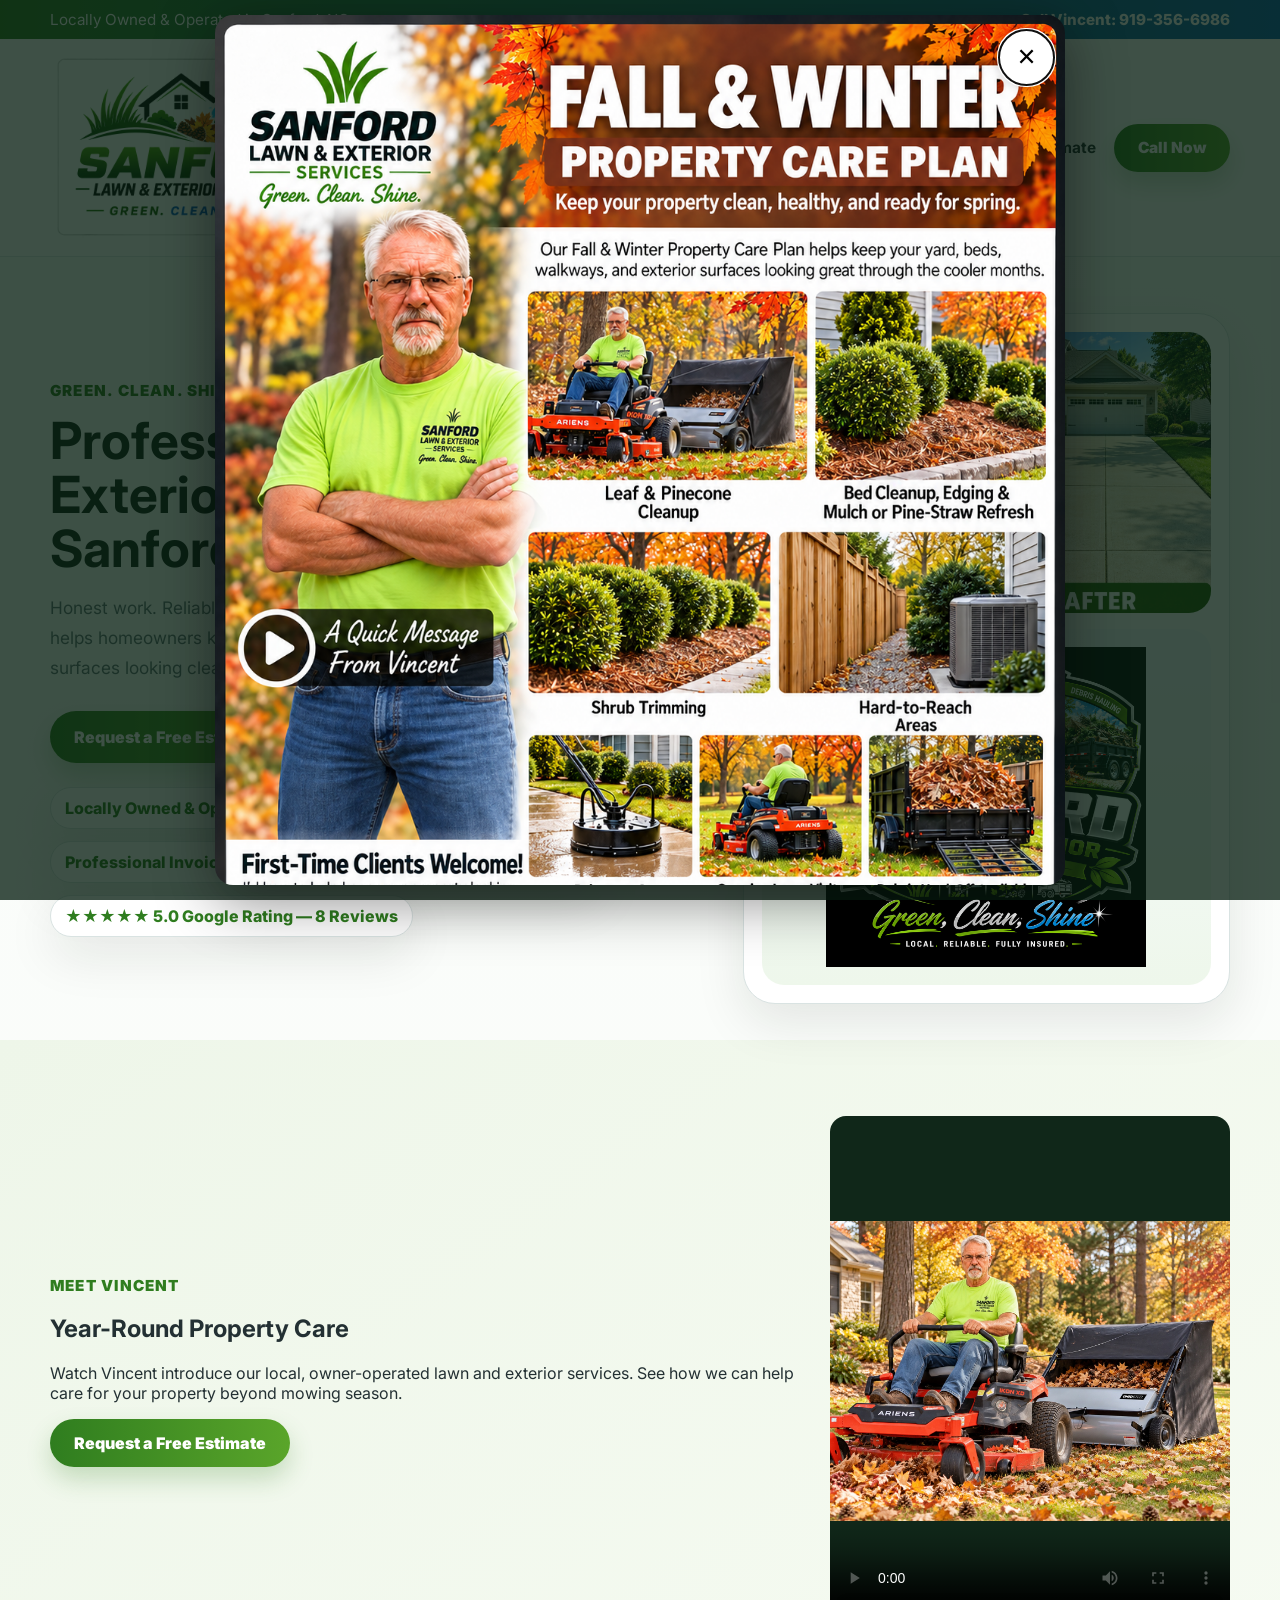
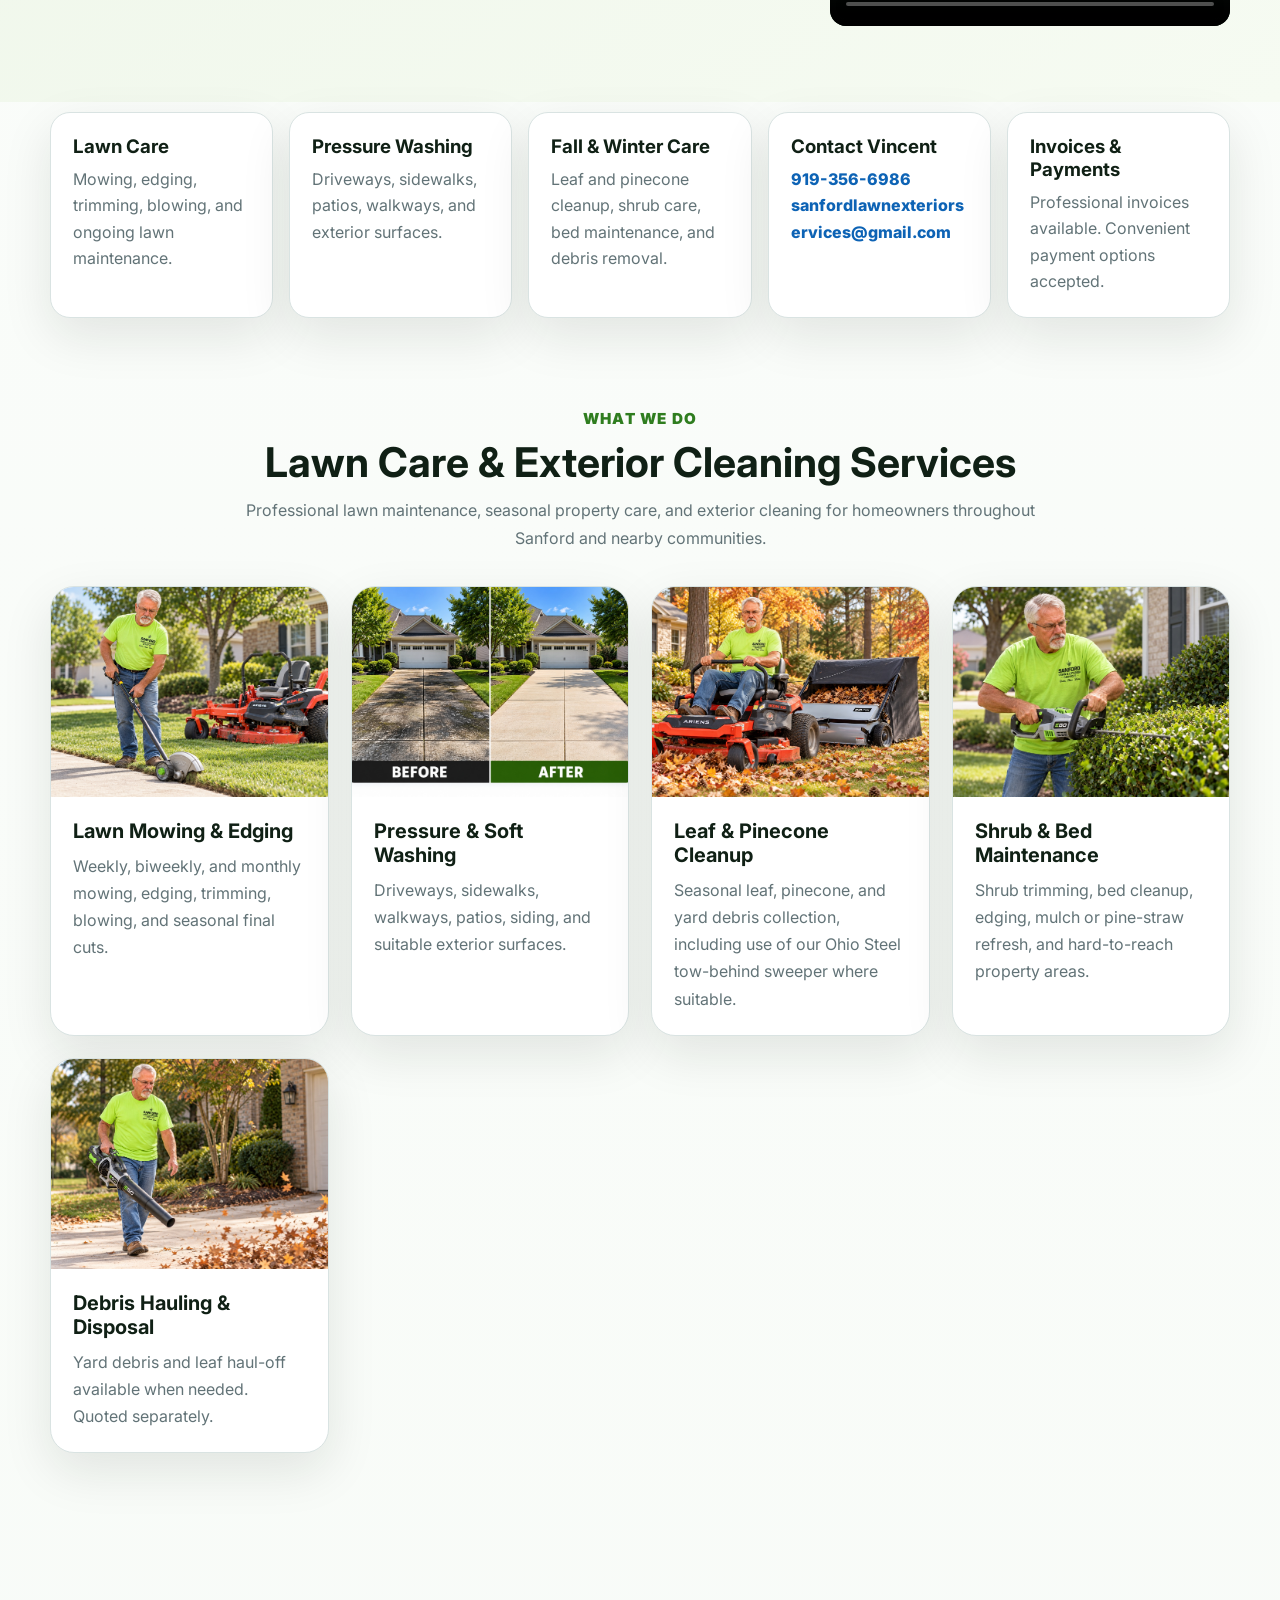
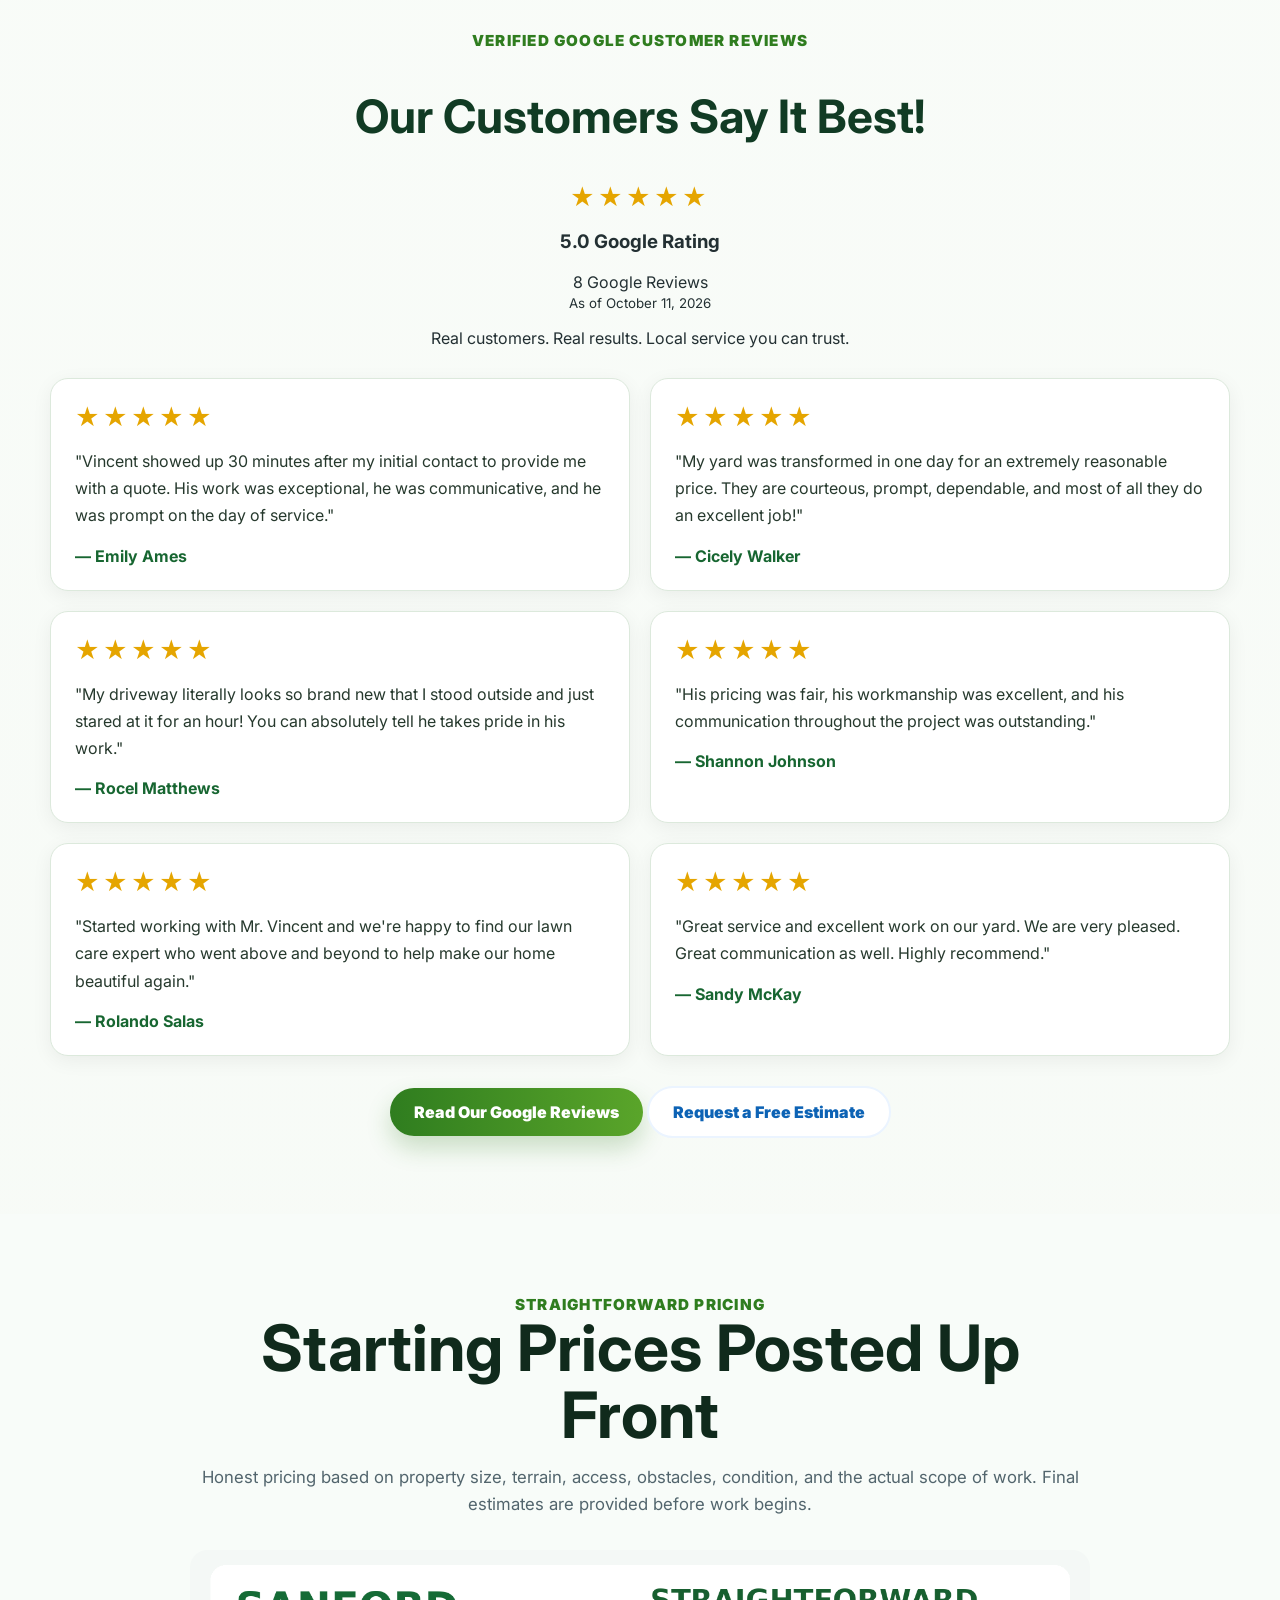
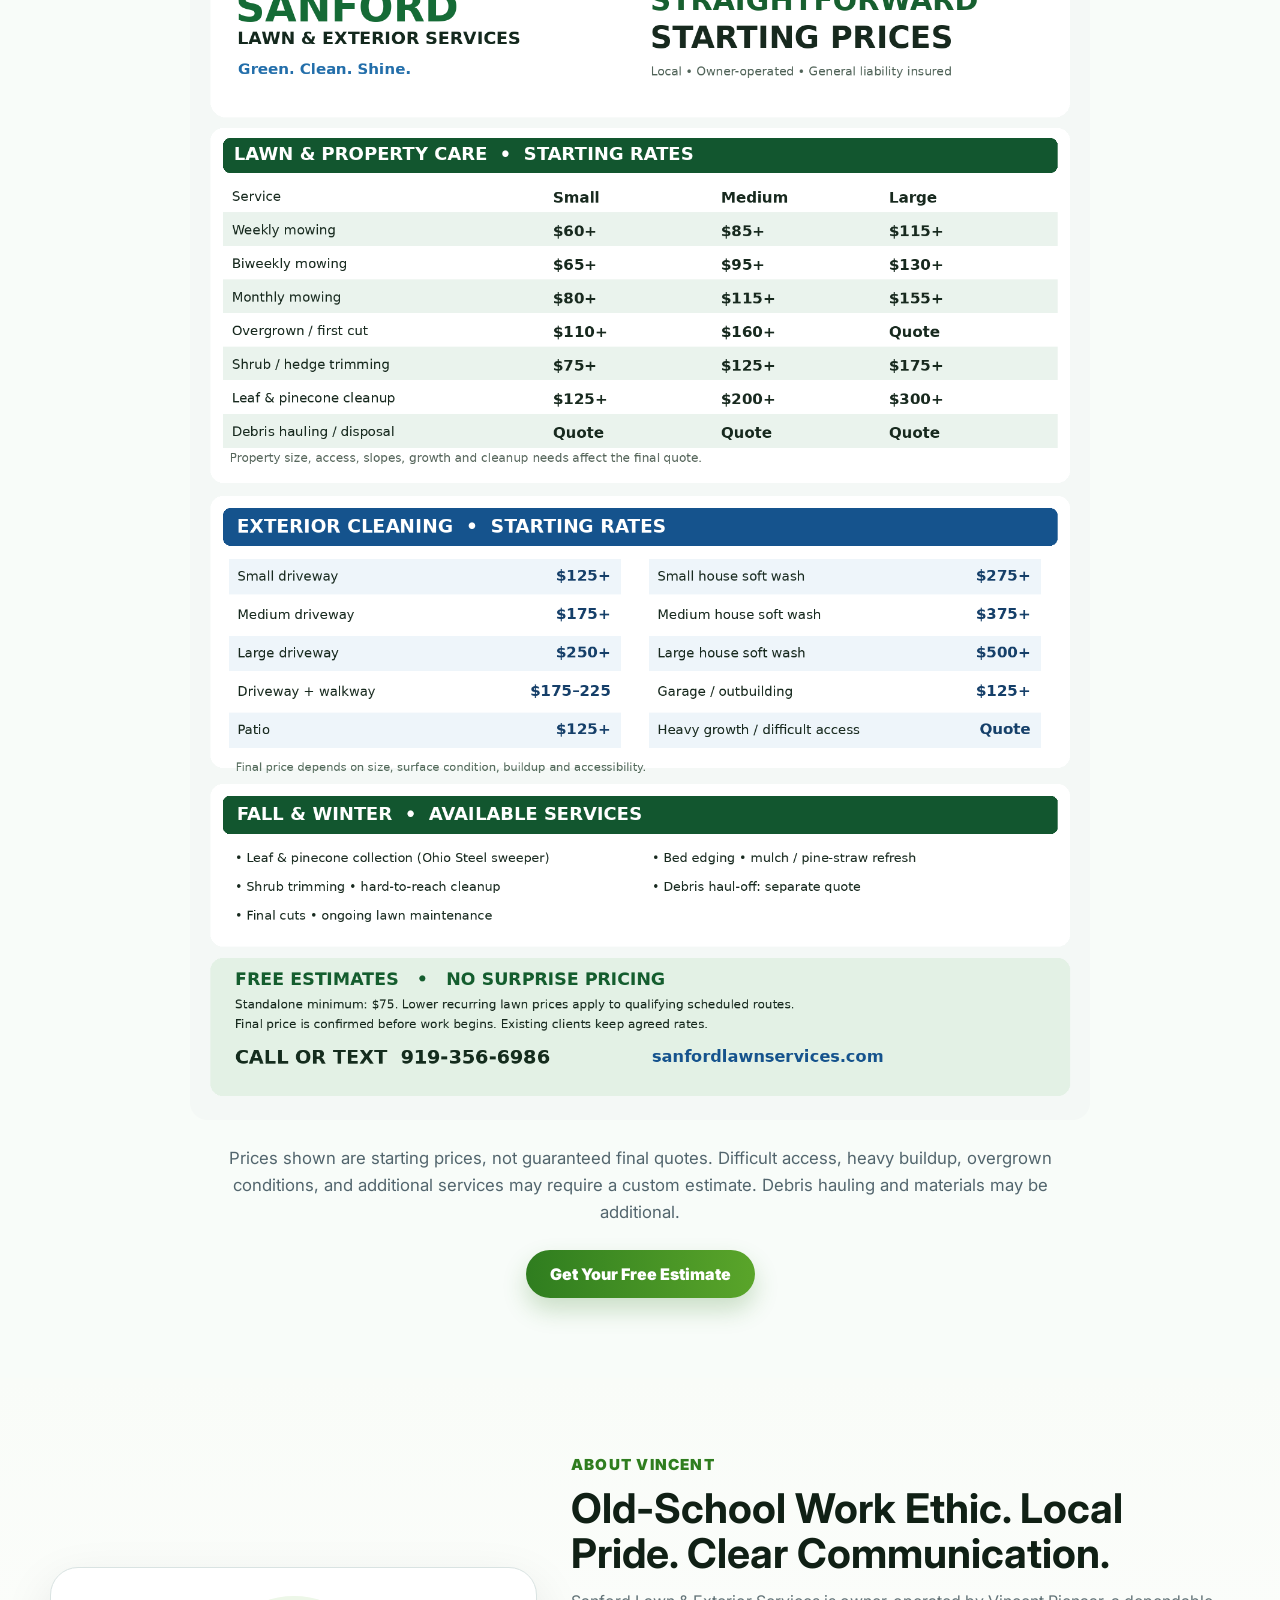
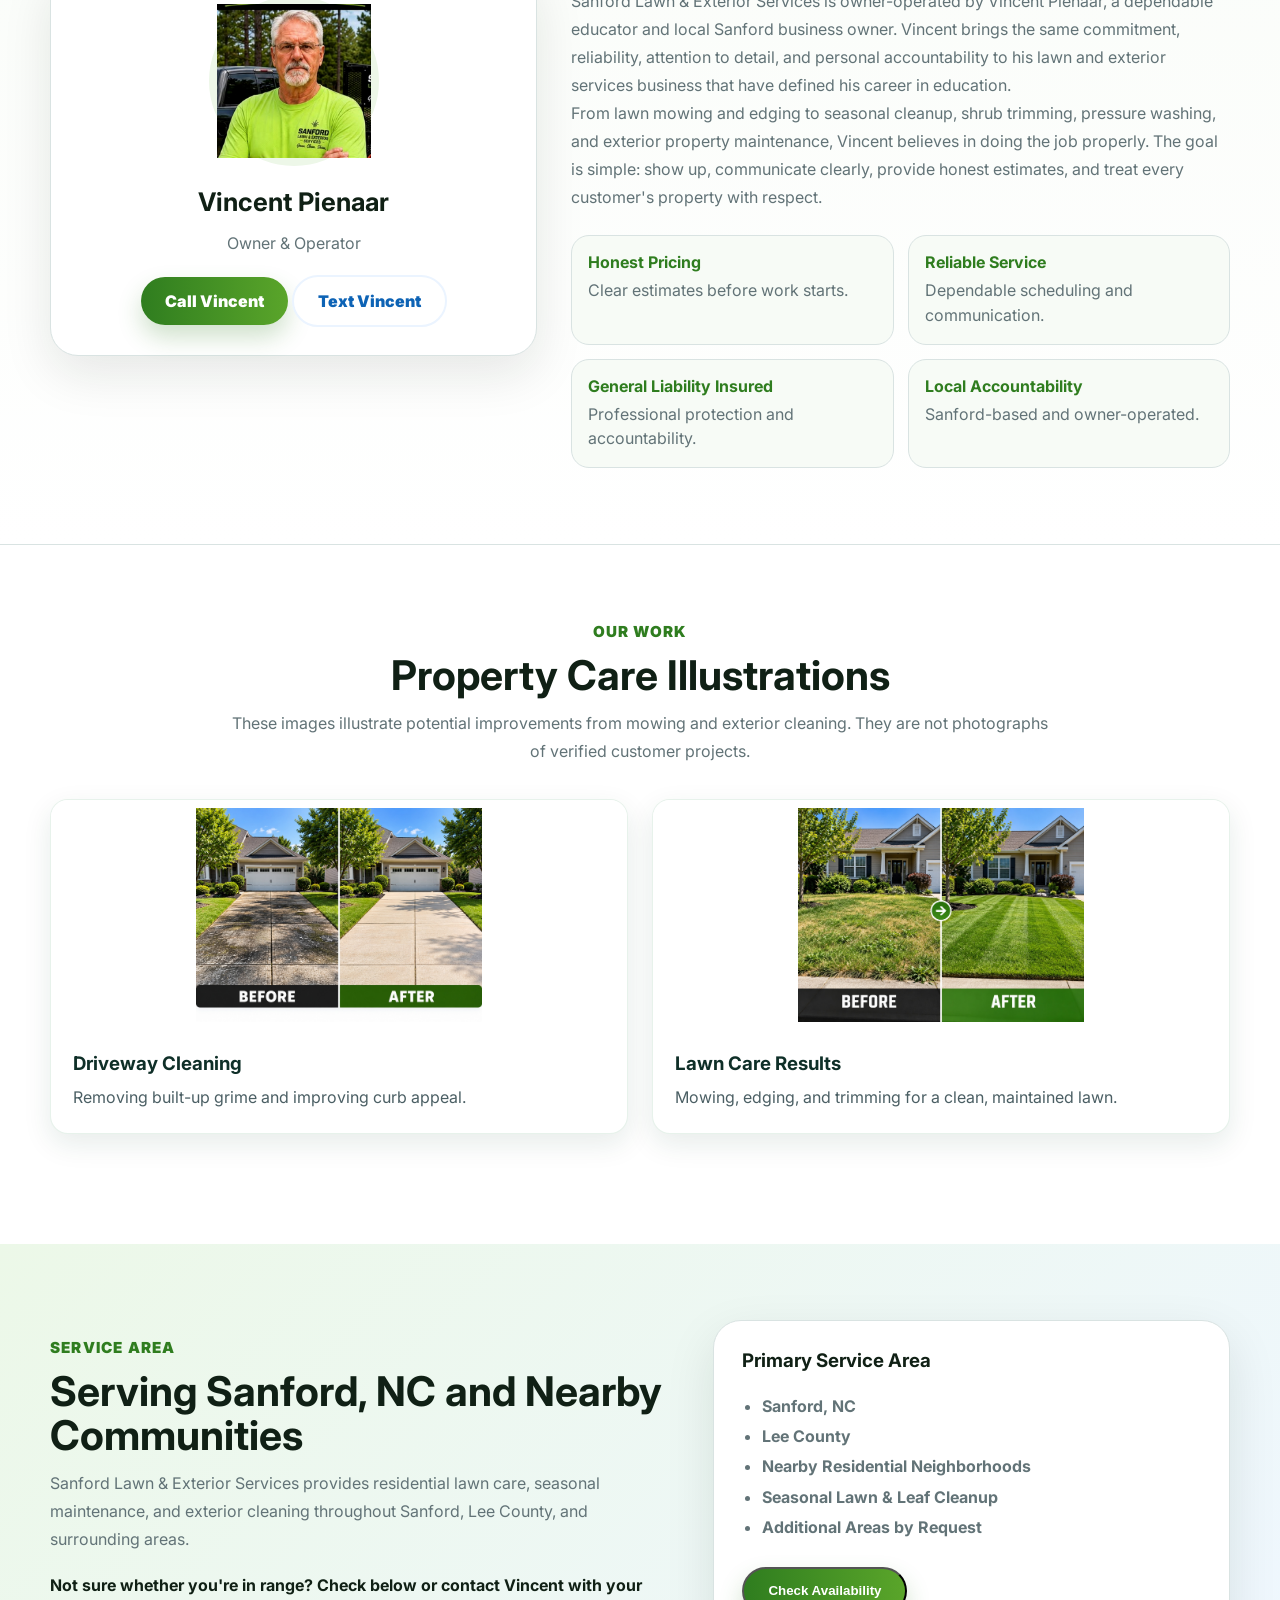
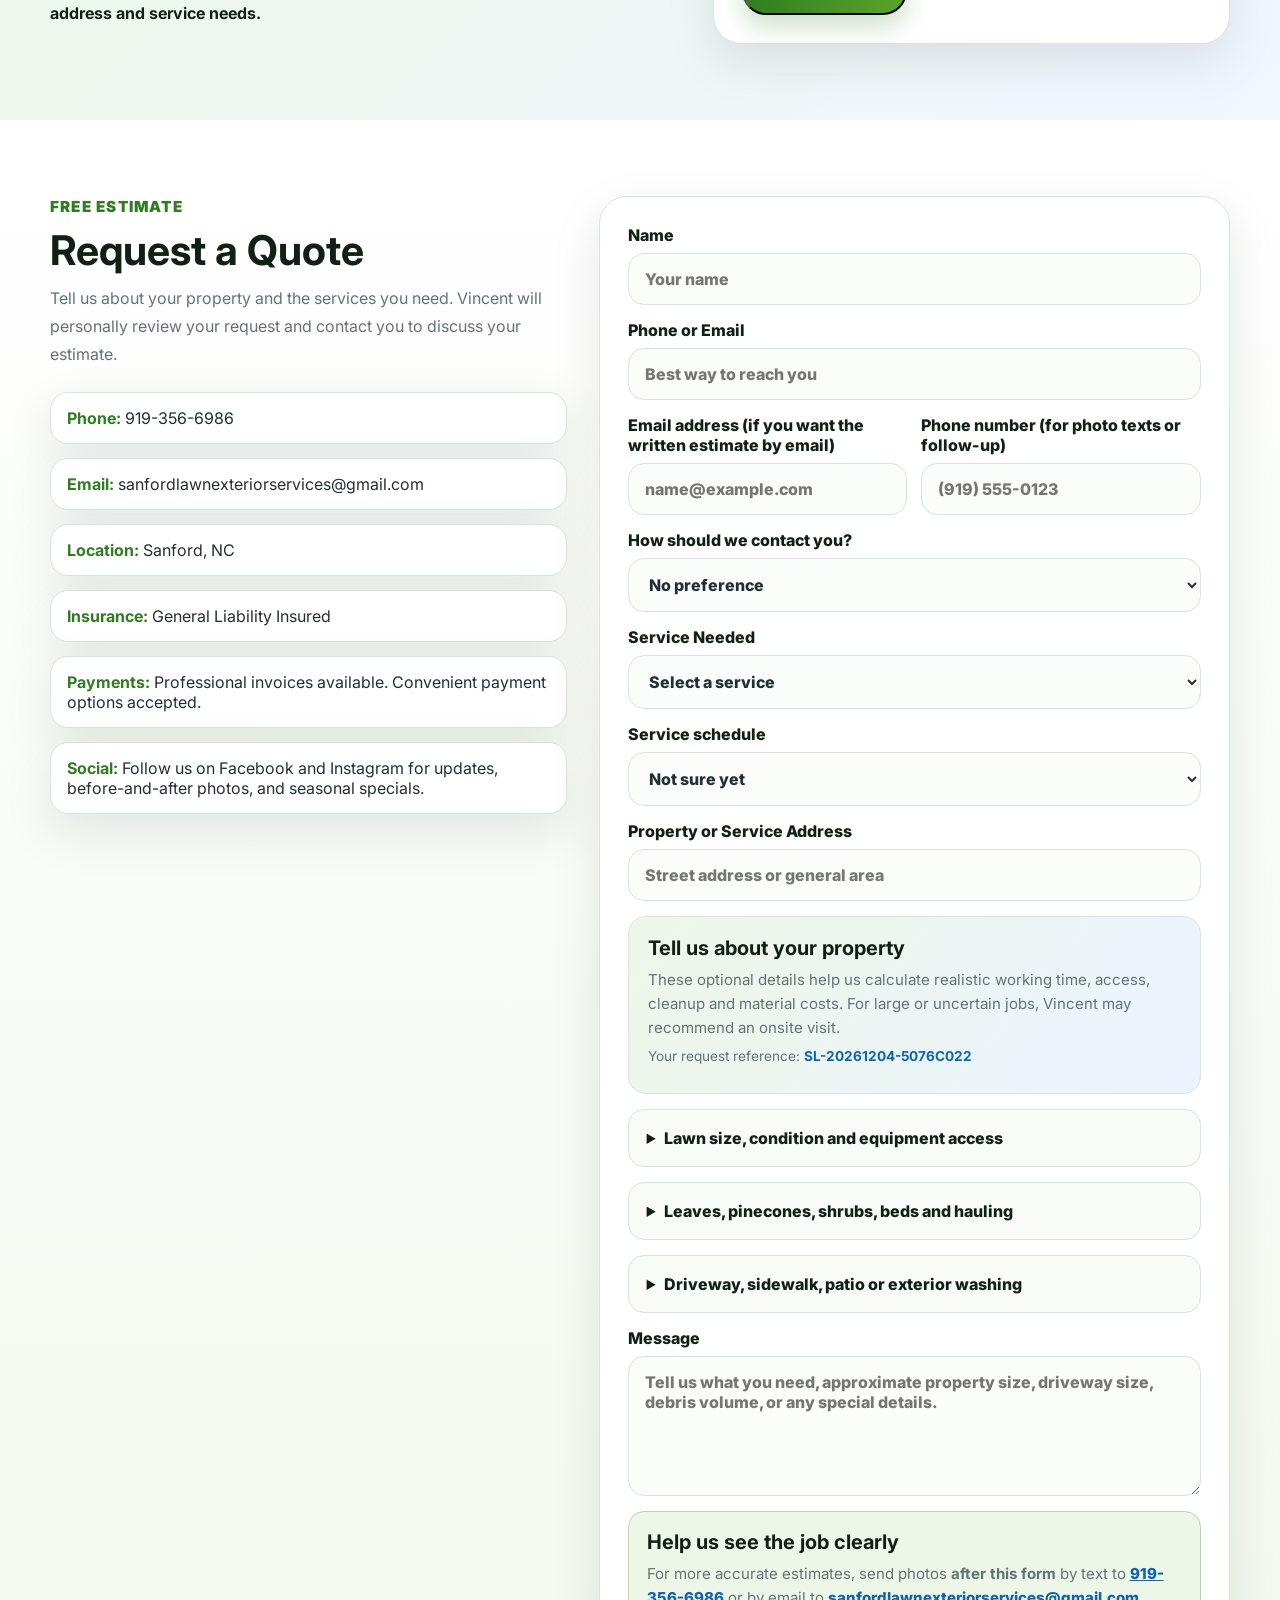
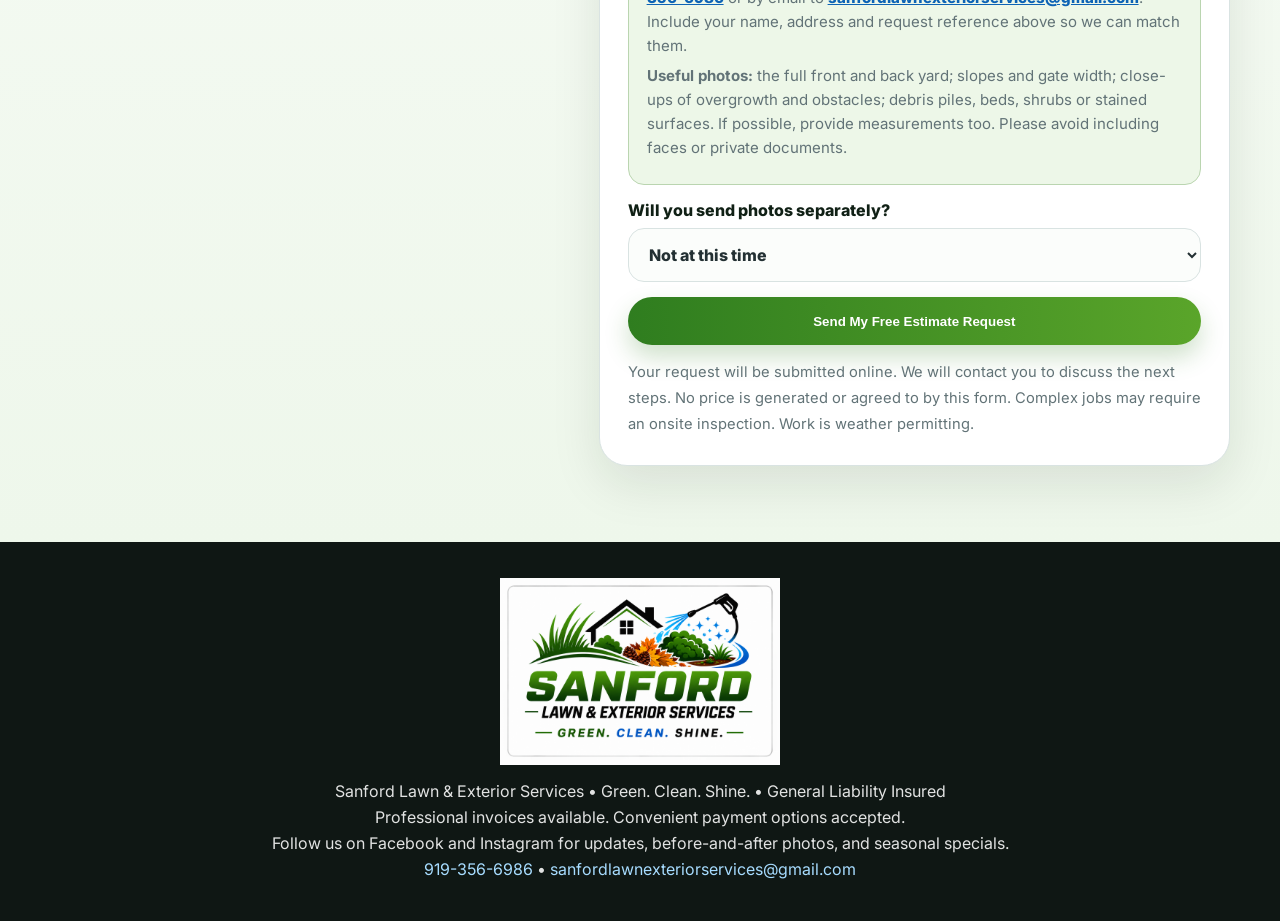
<file: index.html>
<!DOCTYPE html>
<html lang="en">
<head>
<meta charset="UTF-8">
<meta name="viewport" content="width=device-width, initial-scale=1.0">

<title>Sanford Lawn & Exterior Services | Sanford NC</title>

<meta name="description" content="Sanford Lawn & Exterior Services provides mowing, edging, trimming, fall cleanup, pinecone removal, shrub care, driveway cleaning, pressure washing, and house soft washing in Sanford, NC.">

<meta name="keywords" content="Sanford NC lawn care, lawn mowing Sanford, pressure washing Sanford NC, leaf cleanup, pinecone cleanup, shrub trimming, driveway cleaning">

<link rel="preconnect" href="https://fonts.googleapis.com">
<link rel="preconnect" href="https://fonts.gstatic.com" crossorigin>

<link href="https://fonts.googleapis.com/css2?family=Inter:wght@400;500;600;700;800;900&family=Kaushan+Script&display=swap" rel="stylesheet">

<link rel="stylesheet" href="styles.css">

<style>
html {
  scroll-behavior: smooth;
}

.review-grid {
  display: grid;
  grid-template-columns: repeat(2, minmax(0,1fr));
  gap: 20px;
  margin: 30px 0;
}

.review-card {
  background: white;
  border: 1px solid #dce9dc;
  padding: 24px;
  border-radius: 18px;
  box-shadow: 0 5px 20px rgba(0,0,0,.06);
}

.review-stars {
  color: #e5a500;
  font-size: 24px;
  letter-spacing: 3px;
}

.review-card p {
  line-height: 1.7;
  color: #26392d;
}

.review-name {
  color: #176631;
  font-weight: 700;
}

.review-summary {
  text-align: center;
  margin: 25px auto;
}

.review-summary h2 {
  font-size: clamp(28px,4vw,46px);
  color: #113b24;
}

.review-actions {
  text-align: center;
  margin-top: 25px;
}

.seasonal-image {
  height: 190px;
  display: flex;
  justify-content: center;
  align-items: center;
  background: linear-gradient(135deg,#e6f3df,#d9eeee);
  font-size: 65px;
}

.pricing-photo {
  width: 100%;
  max-width: 900px;
  height: auto;
  display: block;
  margin: 25px auto;
  border-radius: 18px;
}

.price-note {
  text-align: center;
  color: #59675e;
  font-size: 14px;
  max-width: 850px;
  margin: 15px auto 25px;
}

.quick-info a,
.contact-list a {
  overflow-wrap: anywhere;
}

@media(max-width:768px) {
  .review-grid {
    grid-template-columns: 1fr;
  }
}

/* OCT 2026 VISUAL & SEASONAL UPDATES */
.service-card > img {display:block;width:100%;height:210px;object-fit:cover;}
.seasonal-video-grid {display:grid;grid-template-columns:1fr minmax(240px,400px);gap:30px;align-items:center;}
#sanfordVideo {display:block;width:100%;max-height:510px;aspect-ratio:9/16;object-fit:contain;border-radius:16px;background:#102719;margin:auto;}
#seasonal-video {background:linear-gradient(145deg,#eef6e9,#f6fbf2);}
.sanford-popup[hidden] {display:none!important;}
.sanford-popup {position:fixed;inset:0;z-index:9999;display:flex;align-items:center;justify-content:center;padding:18px;background:rgba(8,31,19,.78);}
.sanford-popup-panel {position:relative;display:grid;grid-template-columns:minmax(180px,40%) 1fr;max-width:850px;width:100%;max-height:calc(100dvh - 36px);background:#fff;border-radius:20px;box-shadow:0 15px 60px #0007;overflow:auto;}
.sanford-popup-panel > img {width:100%;height:100%;min-height:330px;object-fit:cover;}
.sanford-popup-content {padding:28px;color:#193c29;}
.sanford-popup-content h2 {font-size:clamp(1.5rem,3vw,2.2rem);margin:12px 0;line-height:1.13;}
.sanford-popup-content p {line-height:1.55;}
.sanford-popup-actions {display:flex;flex-wrap:wrap;gap:10px;margin-top:17px;}
.sanford-popup-close {position:absolute;right:12px;top:12px;width:42px;height:42px;border:0;border-radius:50%;background:white;font-size:26px;cursor:pointer;box-shadow:0 1px 12px #0004;z-index:1;}
@media(max-width:720px) {.seasonal-video-grid{grid-template-columns:1fr;}.sanford-popup-panel{grid-template-columns:1fr;}.sanford-popup-panel > img{height:165px;min-height:0;}.sanford-popup-content{padding:16px 18px;}}


/* Approved original fall/winter graphic — responsive, with genuine clickable areas */
.sanford-popup .sanford-artwork-popup {
  display:block;
  width:min(94vw,850px);
  max-width:850px;
  max-height:calc(100dvh - 30px);
  overflow:auto;
  background:transparent;
  border-radius:18px;
}
.sanford-popup-artwork {position:relative;width:100%;line-height:0;}
.sanford-popup-artwork > img {display:block;width:100%;height:auto;max-width:none;}
.sanford-popup-artwork .sanford-popup-close {
  position:absolute;top:1.4%;right:1.3%;width:7%;height:auto;aspect-ratio:1;
  min-width:35px;max-width:55px;border-radius:50%;font-size:clamp(22px,3vw,31px);
}
.sanford-hotspot {position:absolute;display:block;z-index:2;border-radius:12px;}
.sanford-hotspot:focus-visible {outline:4px solid #ffe36a;outline-offset:-4px;}
.sanford-hotspot-video {left:2.7%;top:55.2%;width:33.5%;height:8.1%;}
.sanford-hotspot-quote {left:2.2%;top:85.1%;width:39.5%;height:6.0%;}
@media(max-width:600px) {
  .sanford-popup {padding:8px;}
  .sanford-popup .sanford-artwork-popup {width:min(98vw,580px);max-height:calc(100dvh - 16px);border-radius:10px;}
}
</style>

</head>

<body>

<!-- TOP BAR -->

<div class="topbar">
  <div class="container topbar-inner">
    <span>Locally Owned & Operated in Sanford, NC</span>
    <a href="tel:9193566986">
      Call Vincent: 919-356-6986
    </a>
  </div>
</div>

<!-- HEADER -->

<header class="site-header">
  <div class="container header-inner">

    <a class="brand" href="#home">
      <img src="clean-logo.png"
           alt="Sanford Lawn & Exterior Services">
    </a>

    <button class="menu-toggle"
            aria-label="Toggle menu"
            aria-expanded="false">
      ☰
    </button>

    <nav class="site-nav">
      <a href="#services">Services</a>
      <a href="#reviews">Reviews ★★★★★</a>
      <a href="#pricing">Pricing</a>
      <a href="#about">About Vincent</a>
      <a href="#gallery">Gallery</a>
      <a href="#areas">Service Area</a>
      <a href="#quote">Free Estimate</a>
      <a class="btn btn-primary nav-cta"
         href="tel:9193566986">
         Call Now
      </a>
    </nav>

  </div>
</header>

<main>

<!-- HERO -->

<section class="hero" id="home">

  <div class="container hero-grid">

    <div class="hero-copy">

      <div class="eyebrow">
        Green. Clean. Shine.
      </div>

      <h1>
        Professional Lawn & Exterior Services
        for Sanford, NC
      </h1>

      <p>
        Honest work. Reliable service. No nonsense.
        Sanford Lawn & Exterior Services helps
        homeowners keep their lawns, landscapes,
        driveways, and exterior surfaces looking
        clean, sharp, and well cared for.
      </p>

      <div class="hero-actions">
        <a class="btn btn-primary" href="#quote">
          Request a Free Estimate
        </a>

        <a class="btn btn-secondary"
           href="tel:9193566986">
          Call Vincent
        </a>
      </div>

      <ul class="trust-list">
        <li>Locally Owned & Operated</li>
        <li>General Liability Insured</li>
        <li>Free Estimates</li>
        <li>Professional Invoices Available</li>
        <li>Convenient Payment Options</li>
        <li>★★★★★ 5.0 Google Rating — 8 Reviews</li>
      </ul>

    </div>

    <div class="hero-card">

      <img class="hero-photo"
           src="hero-pressure-wash.jpg"
           alt="Exterior pressure washing">

      <div class="hero-badge">
        <img src="detailed-badge-logo.png"
             alt="Sanford Lawn & Exterior Services logo">
      </div>

    </div>

  </div>

</section>


<!-- CUSTOMER VIDEO -->
<section class="section" id="seasonal-video">
  <div class="container seasonal-video-grid">
    <div><span class="eyebrow">MEET VINCENT</span>
      <h2>Year-Round Property Care</h2>
      <p>Watch Vincent introduce our local, owner-operated lawn and exterior services. See how we can help care for your property beyond mowing season.</p>
      <a class="btn btn-primary" href="#quote">Request a Free Estimate</a>
    </div>
    <video id="sanfordVideo" controls playsinline preload="metadata" poster="promo-poster.jpg" aria-label="Vincent talks about year-round property care">
      <source src="sanford-promo.mp4" type="video/mp4">Your browser does not support HTML5 video.
    </video>
  </div>
</section>

<!-- QUICK INFORMATION -->

<section class="quick-info">

  <div class="container quick-grid">

    <article>
      <h3>Lawn Care</h3>
      <p>
        Mowing, edging, trimming, blowing,
        and ongoing lawn maintenance.
      </p>
    </article>

    <article>
      <h3>Pressure Washing</h3>
      <p>
        Driveways, sidewalks, patios,
        walkways, and exterior surfaces.
      </p>
    </article>

    <article>
      <h3>Fall & Winter Care</h3>
      <p>
        Leaf and pinecone cleanup,
        shrub care, bed maintenance,
        and debris removal.
      </p>
    </article>

    <article>
      <h3>Contact Vincent</h3>
      <p>
        <a href="tel:9193566986">
          919-356-6986
        </a>
        <br>
        <a href="mailto:sanfordlawnexteriorservices@gmail.com">
          sanfordlawnexteriorservices@gmail.com
        </a>
      </p>
    </article>

    <article>
      <h3>Invoices & Payments</h3>
      <p>
        Professional invoices available.
        Convenient payment options accepted.
      </p>
    </article>

  </div>

</section>

<!-- SERVICES -->

<section class="section" id="services">

  <div class="container">

    <div class="section-heading">

      <span class="eyebrow">WHAT WE DO</span>

      <h2>Lawn Care & Exterior Cleaning Services</h2>

      <p>
        Professional lawn maintenance,
        seasonal property care,
        and exterior cleaning for homeowners
        throughout Sanford and nearby communities.
      </p>

    </div>

    <div class="service-grid">

      <article class="service-card">

        <img src="lawn-edging-vincent.png" alt="Illustrative lawn edging with EGO equipment" loading="lazy">

        <div class="service-body">
          <h3>Lawn Mowing & Edging</h3>
          <p>
            Weekly, biweekly, and monthly mowing,
            edging, trimming, blowing,
            and seasonal final cuts.
          </p>
        </div>

      </article>

      <article class="service-card">

        <img src="hero-pressure-wash.jpg"
             alt="Pressure washing">

        <div class="service-body">
          <h3>Pressure & Soft Washing</h3>
          <p>
            Driveways, sidewalks, walkways,
            patios, siding, and suitable exterior surfaces.
          </p>
        </div>

      </article>

      <article class="service-card">

        <img src="leaf-cleanup-vincent.jpg" alt="Illustrative leaf cleanup with Ariens mower and Ohio Steel-style sweeper" loading="lazy">

        <div class="service-body">
          <h3>Leaf & Pinecone Cleanup</h3>
          <p>
            Seasonal leaf, pinecone,
            and yard debris collection,
            including use of our Ohio Steel
            tow-behind sweeper where suitable.
          </p>
        </div>

      </article>

      <article class="service-card">

        <img src="shrub-trimming-vincent.jpg" alt="Illustrative shrub trimming with EGO hedge trimmer" loading="lazy">

        <div class="service-body">
          <h3>Shrub & Bed Maintenance</h3>
          <p>
            Shrub trimming, bed cleanup,
            edging, mulch or pine-straw refresh,
            and hard-to-reach property areas.
          </p>
        </div>

      </article>

      <article class="service-card">

        <img src="leaf-blowing-vincent.jpg" alt="Illustrative yard debris and leaf blowing" loading="lazy">

        <div class="service-body">
          <h3>Debris Hauling & Disposal</h3>
          <p>
            Yard debris and leaf haul-off
            available when needed.
            Quoted separately.
          </p>
        </div>

      </article>

    </div>

  </div>

</section>

<!-- GOOGLE CUSTOMER REVIEWS -->

<section class="section customer-reviews" id="reviews">

  <div class="container">

    <div class="review-summary">

      <span class="eyebrow">
        VERIFIED GOOGLE CUSTOMER REVIEWS
      </span>

      <h2>Our Customers Say It Best!</h2>

      <div class="review-stars">
        ★★★★★
      </div>

      <h3>5.0 Google Rating</h3>

      <p>
        8 Google Reviews
        <br>
        <small>As of October 11, 2026</small>
      </p>

      <p>
        Real customers. Real results.
        Local service you can trust.
      </p>

    </div>

    <div class="review-grid">

      <article class="review-card">

        <div class="review-stars">★★★★★</div>

        <p>
          "Vincent showed up 30 minutes after my
          initial contact to provide me with a quote.
          His work was exceptional, he was communicative,
          and he was prompt on the day of service."
        </p>

        <div class="review-name">
          — Emily Ames
        </div>

      </article>

      <article class="review-card">

        <div class="review-stars">★★★★★</div>

        <p>
          "My yard was transformed in one day
          for an extremely reasonable price.
          They are courteous, prompt, dependable,
          and most of all they do an excellent job!"
        </p>

        <div class="review-name">
          — Cicely Walker
        </div>

      </article>

      <article class="review-card">

        <div class="review-stars">★★★★★</div>

        <p>
          "My driveway literally looks so brand new
          that I stood outside and just stared at it
          for an hour! You can absolutely tell
          he takes pride in his work."
        </p>

        <div class="review-name">
          — Rocel Matthews
        </div>

      </article>

      <article class="review-card">

        <div class="review-stars">★★★★★</div>

        <p>
          "His pricing was fair, his workmanship
          was excellent, and his communication
          throughout the project was outstanding."
        </p>

        <div class="review-name">
          — Shannon Johnson
        </div>

      </article>

      <article class="review-card">

        <div class="review-stars">★★★★★</div>

        <p>
          "Started working with Mr. Vincent and
          we're happy to find our lawn care expert
          who went above and beyond to help make
          our home beautiful again."
        </p>

        <div class="review-name">
          — Rolando Salas
        </div>

      </article>

      <article class="review-card">

        <div class="review-stars">★★★★★</div>

        <p>
          "Great service and excellent work
          on our yard. We are very pleased.
          Great communication as well.
          Highly recommend."
        </p>

        <div class="review-name">
          — Sandy McKay
        </div>

      </article>

    </div>

    <div class="review-actions">

      <a class="btn btn-primary"
         href="https://share.google/bwTpAPRhQJutfpDIf"
         target="_blank"
         rel="noopener noreferrer">
        Read Our Google Reviews
      </a>

      <a class="btn btn-secondary"
         href="#quote">
        Request a Free Estimate
      </a>

    </div>

  </div>

</section>

<!-- PRICING -->

<section class="pricing-section" id="pricing">

  <div class="container">

    <div class="section-heading">

      <span class="eyebrow">
        STRAIGHTFORWARD PRICING
      </span>

      <h2>Starting Prices Posted Up Front</h2>

      <p>
        Honest pricing based on property size,
        terrain, access, obstacles, condition,
        and the actual scope of work.
        Final estimates are provided before work begins.
      </p>

    </div>

    <img
      class="pricing-photo pricing-main-image"
      src="pricing-2026.png"
      alt="Sanford Lawn and Exterior Services updated lawn care and exterior cleaning pricing sheet">

    <p class="price-note">
      Prices shown are starting prices, not guaranteed
      final quotes. Difficult access, heavy buildup,
      overgrown conditions, and additional services
      may require a custom estimate.
      Debris hauling and materials may be additional.
    </p>

    <div class="review-actions">
      <a class="btn btn-primary" href="#quote">
        Get Your Free Estimate
      </a>
    </div>

  </div>

</section>

<!-- ABOUT VINCENT -->

<section class="section about-vincent" id="about">

  <div class="container about-grid">

    <div class="about-card">

      <div class="portrait-placeholder">

        <img src="vincent-headshot-new.jpg"
             alt="Vincent Pienaar, owner of Sanford Lawn & Exterior Services">

      </div>

      <h3>Vincent Pienaar</h3>

      <p>Owner & Operator</p>

      <a class="btn btn-primary"
         href="tel:9193566986">
        Call Vincent
      </a>

      <a class="btn btn-secondary"
         href="sms:9193566986">
        Text Vincent
      </a>

    </div>

    <div class="about-copy">

      <span class="eyebrow">ABOUT VINCENT</span>

      <h2>
        Old-School Work Ethic.
        Local Pride.
        Clear Communication.
      </h2>

      <p>
        Sanford Lawn & Exterior Services is
        owner-operated by Vincent Pienaar,
        a dependable educator and local Sanford
        business owner.

        Vincent brings the same commitment,
        reliability, attention to detail,
        and personal accountability to his
        lawn and exterior services business
        that have defined his career in education.
      </p>

      <p>
        From lawn mowing and edging to
        seasonal cleanup, shrub trimming,
        pressure washing, and exterior
        property maintenance, Vincent believes
        in doing the job properly.

        The goal is simple: show up,
        communicate clearly, provide honest
        estimates, and treat every customer's
        property with respect.
      </p>

      <div class="about-points">

        <div>
          <strong>Honest Pricing</strong>
          <span>Clear estimates before work starts.</span>
        </div>

        <div>
          <strong>Reliable Service</strong>
          <span>Dependable scheduling and communication.</span>
        </div>

        <div>
          <strong>General Liability Insured</strong>
          <span>Professional protection and accountability.</span>
        </div>

        <div>
          <strong>Local Accountability</strong>
          <span>Sanford-based and owner-operated.</span>
        </div>

      </div>

    </div>

  </div>

</section>

<!-- GALLERY -->

<section class="section gallery-section" id="gallery">

  <div class="container">

    <div class="section-heading">

      <span class="eyebrow">OUR WORK</span>

      <h2>Property Care Illustrations</h2>

      <p>
        These images illustrate potential improvements from mowing and exterior cleaning. They are not photographs of verified customer projects.
      </p>

    </div>

    <div class="before-after-grid">

      <article class="before-card image-contain">

        <img src="driveway-before-after.jpg"
             alt="Illustrative driveway cleaning before and after">

        <div>
          <h3>Driveway Cleaning</h3>
          <p>
            Removing built-up grime and
            improving curb appeal.
          </p>
        </div>

      </article>

      <article class="before-card image-contain">

        <img src="lawn-before-after.jpg"
             alt="Illustrative lawn care before and after">

        <div>
          <h3>Lawn Care Results</h3>
          <p>
            Mowing, edging, and trimming
            for a clean, maintained lawn.
          </p>
        </div>

      </article>

    </div>

  </div>

</section>

<!-- SERVICE AREA -->

<section class="section service-area" id="areas">

  <div class="container area-grid">

    <div>

      <span class="eyebrow">SERVICE AREA</span>

      <h2>
        Serving Sanford, NC
        and Nearby Communities
      </h2>

      <p>
        Sanford Lawn & Exterior Services
        provides residential lawn care,
        seasonal maintenance, and exterior
        cleaning throughout Sanford,
        Lee County, and surrounding areas.
      </p>

      <p class="area-note">
        Not sure whether you're in range?
        Check below or contact Vincent
        with your address and service needs.
      </p>

    </div>

    <div class="area-card">

      <h3>Primary Service Area</h3>

      <ul>
        <li>Sanford, NC</li>
        <li>Lee County</li>
        <li>Nearby Residential Neighborhoods</li>
        <li>Seasonal Lawn & Leaf Cleanup</li>
        <li>Additional Areas by Request</li>
      </ul>

      <button class="btn btn-primary"
              type="button"
              onclick="checkServiceArea()">
        Check Availability
      </button>

    </div>

  </div>

</section>

<!-- QUOTE FORM -->

<section class="section quote-section" id="quote">

  <div class="container quote-grid">

    <div>

      <span class="eyebrow">FREE ESTIMATE</span>

      <h2>Request a Quote</h2>

      <p>
        Tell us about your property and
        the services you need.

        Vincent will personally review
        your request and contact you
        to discuss your estimate.
      </p>

      <div class="contact-list">

        <a href="tel:9193566986">
          <strong>Phone:</strong>
          919-356-6986
        </a>

        <a href="mailto:sanfordlawnexteriorservices@gmail.com">
          <strong>Email:</strong>
          sanfordlawnexteriorservices@gmail.com
        </a>

        <span>
          <strong>Location:</strong>
          Sanford, NC
        </span>

        <span>
          <strong>Insurance:</strong>
          General Liability Insured
        </span>

        <span>
          <strong>Payments:</strong>
          Professional invoices available.
          Convenient payment options accepted.
        </span>

        <span>
          <strong>Social:</strong>
          Follow us on Facebook and Instagram
          for updates, before-and-after photos,
          and seasonal specials.
        </span>

      </div>

    </div>

    <!-- SmartQuote intake: existing Formspree endpoint and email subject are preserved -->

    <form class="quote-form" id="smartquote-form"
          action="https://formspree.io/f/mrejwbop"
          method="POST">

      <input type="hidden"
             name="_subject"
             value="New Quote Request - Sanford Lawn & Exterior Services">
      <input type="hidden" name="Lead_ID" id="sq-lead-id" value="">

      <label>
        Name
        <input type="text"
               name="Name"
               placeholder="Your name"
               required>
      </label>

      <label>
        Phone or Email
        <input type="text"
               name="Contact"
               placeholder="Best way to reach you"
               required>
      </label>
      <div class="sq-grid">
        <label>
          Email address (if you want the written estimate by email)
          <input type="email" name="Customer_Email" placeholder="name@example.com" autocomplete="email">
        </label>
        <label>
          Phone number (for photo texts or follow-up)
          <input type="tel" name="Phone" placeholder="(919) 555-0123" autocomplete="tel">
        </label>
      </div>
      <label>
        How should we contact you?
        <select name="Preferred_Contact">
          <option>No preference</option><option>Email</option><option>Text message</option><option>Phone call</option>
        </select>
      </label>


      <label>
        Service Needed

        <select name="Service" required>

          <option value="">
            Select a service
          </option>

          <option>Lawn Mowing / Edging</option>
          <option>Weekly Lawn Service</option>
          <option>Biweekly Lawn Service</option>
          <option>Monthly Lawn Service</option>
          <option>Leaf / Pinecone Cleanup</option>
          <option>Shrub / Hedge Trimming</option>
          <option>Mulch / Pine Straw / Bed Cleanup</option>
          <option>Driveway Pressure Washing</option>
          <option>Sidewalk / Walkway Cleaning</option>
          <option>Patio Cleaning</option>
          <option>House Soft Washing</option>
          <option>Debris Hauling</option>
          <option>Multiple Services</option>
          <option>Other / Not Sure</option>

        </select>
      </label>
      <label>
        Service schedule
        <select name="Frequency">
          <option value="Not specified">Not sure yet</option>
          <option>Weekly recurring</option><option>Every two weeks recurring</option>
          <option>Monthly recurring</option><option>One-time job</option>
          <option>Seasonal maintenance</option>
        </select>
      </label>


      <label>
        Property or Service Address
        <input type="text"
               name="Address"
               placeholder="Street address or general area">
      </label>
      <div class="sq-intro">
        <h3>Tell us about your property</h3>
        <p>These optional details help us calculate realistic working time, access, cleanup and material costs. For large or uncertain jobs, Vincent may recommend an onsite visit.</p>
        <p class="sq-reference">Your request reference: <strong id="sq-lead-display">Generating…</strong></p>
      </div>
      <details class="sq-details" id="sq-lawn">
        <summary>Lawn size, condition and equipment access</summary>
        <div class="sq-detail-body">
          <div class="sq-grid">
            <label>Approximate grass area (not lot size)
              <select name="Mowable_Area">
                <option value="Unknown">Not sure</option><option>Under 5,000 sq ft</option>
                <option>5,000–10,000 sq ft</option><option>10,000–20,000 sq ft</option>
                <option>20,000 sq ft to 1 acre</option><option>More than 1 acre</option>
              </select>
            </label>
            <label>Current grass height
              <select name="Grass_Height">
                <option value="Unknown">Not sure</option><option>Regularly maintained</option>
                <option>6–10 inches</option><option>Over 10 inches / heavily overgrown</option>
              </select>
            </label>
            <label>Terrain and slopes
              <select name="Terrain">
                <option value="Unknown">Not sure</option><option>Mostly level</option>
                <option>Some slopes</option><option>Steep or difficult slopes</option>
              </select>
            </label>
            <label>Backyard mower access
              <select name="Gate_Access">
                <option value="Unknown">Not sure</option><option>Wide gate (60 inches or wider)</option>
                <option>Narrow gate / push mower required</option>
                <option>No mower access</option><option>No backyard</option>
              </select>
            </label>
            <label>When was the grass last cut?
              <select name="Last_Mowed">
                <option value="Unknown">Not sure</option><option>Within 2 weeks</option>
                <option>2–4 weeks ago</option><option>Over 4 weeks ago</option>
              </select>
            </label>
          </div>
          <label>Obstacles, pets, fences or other challenges
            <textarea rows="2" name="Lawn_Conditions" placeholder="Trees, steep banks, narrow passages, gardens, fences..."></textarea>
          </label>
        </div>
      </details>
      <details class="sq-details" id="sq-cleanup">
        <summary>Leaves, pinecones, shrubs, beds and hauling</summary>
        <div class="sq-detail-body">
          <div class="sq-grid">
            <label>Amount of debris
              <select name="Debris_Amount">
                <option value="Unknown">Not sure</option><option>Light / scattered</option>
                <option>Moderate / some piles</option><option>Heavy / thick coverage</option>
                <option>Very heavy / multiple loads</option>
              </select>
            </label>
            <label>Disposal required?
              <select name="Disposal">
                <option value="Unknown">Not sure</option><option>Curbside where permitted</option>
                <option>Bag and leave onsite</option><option>Haul offsite / disposal required</option>
              </select>
            </label>
          </div>
          <label>Estimated number/size of beds, shrubs or cleanup areas
            <textarea rows="2" name="Cleanup_Details" placeholder="e.g., six shrubs, four beds, leaves front and back"></textarea>
          </label>
        </div>
      </details>
      <details class="sq-details" id="sq-washing">
        <summary>Driveway, sidewalk, patio or exterior washing</summary>
        <div class="sq-detail-body">
          <div class="sq-grid">
            <label>Approximate dimensions
              <input type="text" name="Wash_Dimensions" placeholder="e.g., 40 ft × 15 ft driveway">
            </label>
            <label>Surface condition
              <select name="Wash_Condition">
                <option value="Unknown">Not sure</option><option>Light dirt</option>
                <option>Normal staining/algae</option><option>Heavy buildup</option>
                <option>Delicate/unknown surface</option>
              </select>
            </label>
          </div>
          <label>Other exterior cleaning details
            <textarea rows="2" name="Wash_Details" placeholder="Water access, stairs, delicate surfaces, height, drainage or severe staining"></textarea>
          </label>
        </div>
      </details>


      <label>
        Message

        <textarea
          name="Message"
          placeholder="Tell us what you need, approximate property size, driveway size, debris volume, or any special details."
          required></textarea>

      </label>

      <div class="sq-photo-guide">
        <h3>Help us see the job clearly</h3>
        <p>For more accurate estimates, send photos <strong>after this form</strong> by text to <a href="sms:+19193566986">919-356-6986</a> or by email to <a href="mailto:sanfordlawnexteriorservices@gmail.com?subject=Property%20photos%20for%20estimate">sanfordlawnexteriorservices@gmail.com</a>. Include your name, address and request reference above so we can match them.</p>
        <p><strong>Useful photos:</strong> the full front and back yard; slopes and gate width; close-ups of overgrowth and obstacles; debris piles, beds, shrubs or stained surfaces. If possible, provide measurements too. Please avoid including faces or private documents.</p>
      </div>
      <label>
        Will you send photos separately?
        <select name="Photos_Planned"><option>Not at this time</option><option>Yes, by text</option><option>Yes, by email</option></select>
      </label>
      <button class="btn btn-primary"
              type="submit">
        Send My Free Estimate Request
      </button>

      <p class="form-note">
        Your request will be submitted online.
        We will contact you to discuss the next steps. No price is generated or agreed to by this form. Complex jobs may require an onsite inspection. Work is weather permitting.
      </p>

    </form>

  </div>

</section>

</main>

<!-- FOOTER -->

<footer class="site-footer">

  <div class="container footer-inner">

    <img src="clean-logo.png"
         alt="Sanford Lawn & Exterior Services">

    <p>
      Sanford Lawn & Exterior Services
      • Green. Clean. Shine.
      • General Liability Insured
    </p>

    <p>
      Professional invoices available.
      Convenient payment options accepted.
    </p>

    <p>
      Follow us on Facebook and Instagram
      for updates, before-and-after photos,
      and seasonal specials.
    </p>

    <p>
      <a href="tel:9193566986">
        919-356-6986
      </a>

      •

      <a href="mailto:sanfordlawnexteriorservices@gmail.com">
        sanfordlawnexteriorservices@gmail.com
      </a>
    </p>

  </div>

</footer>


<!-- SEASONAL POPUP: APPROVED ARTWORK; LINKS ARE LIVE HTML CONTROLS -->
<div class="sanford-popup" id="sanfordSeasonalPopup" role="dialog" aria-modal="true" aria-label="Fall and Winter Property Care" hidden>
  <div class="sanford-popup-panel sanford-artwork-popup">
    <div class="sanford-popup-artwork">
      <img src="fall-winter-popup.png" alt="Fall and Winter Property Care Plan from Sanford Lawn & Exterior Services, showing seasonal lawn, leaf, shrub and driveway services." width="1122" height="1402">
      <button type="button" class="sanford-popup-close" id="sanfordPopupClose" aria-label="Close seasonal popup">×</button>
      <a class="sanford-hotspot sanford-hotspot-video" href="#seasonal-video" data-close-popup data-play-video aria-label="Watch Vincent's video"></a>
      <a class="sanford-hotspot sanford-hotspot-quote" href="#quote" data-close-popup aria-label="Request a free estimate"></a>
    </div>
  </div>
</div>
<script>
(function(){
  const modal=document.getElementById('sanfordSeasonalPopup');
  const closeButton=document.getElementById('sanfordPopupClose');
  let previousFocus=null;
  function hidePopup(){
    modal.hidden=true;
    document.body.style.overflow='';
  }
  function showPopup(){
    try {
      if(sessionStorage.getItem('sanfordPopupSeen2026v2'))return;
      sessionStorage.setItem('sanfordPopupSeen2026v2','1');
    } catch(e) {}
    previousFocus=document.activeElement;
    modal.hidden=false;
    document.body.style.overflow='hidden';
    closeButton.focus();
  }
  closeButton.addEventListener('click',()=>{
    hidePopup();
    if(previousFocus && previousFocus.focus)previousFocus.focus();
  });
  modal.querySelectorAll('[data-close-popup]').forEach(el=>el.addEventListener('click',()=>{
    hidePopup();
    if(el.hasAttribute('data-play-video')){
      const video=document.getElementById('sanfordVideo');
      if(video){
        video.muted=false;
        const request=video.play();
        if(request && request.catch)request.catch(()=>{});
      }
    }
  }));
  modal.addEventListener('click',e=>{if(e.target===modal)hidePopup();});
  document.addEventListener('keydown',e=>{if(e.key==='Escape'&&!modal.hidden)hidePopup();});
  window.addEventListener('load',()=>setTimeout(showPopup,1600));
})();
</script>

<!-- EXISTING JAVASCRIPT -->

<script src="script.js"></script>

<!-- SERVICE AREA CHECKER -->

<script>

function checkServiceArea() {

  const location = prompt(
    "Enter your city, neighborhood, or ZIP code to check service availability:"
  );

  if (!location) {
    return;
  }

  const input = location.toLowerCase().trim();

  const primaryAreas = [
    "sanford",
    "27330",
    "27332",
    "lee county",
    "broadway",
    "lemon springs",
    "tramway",
    "jonesboro",
    "colon",
    "carolina trace"
  ];

  const nearbyAreas = [
    "cameron",
    "olivia",
    "vass",
    "moncure",
    "gulf",
    "goldston"
  ];

  const isPrimary = primaryAreas.some(
    area => input.includes(area)
  );

  const isNearby = nearbyAreas.some(
    area => input.includes(area)
  );

  if (isPrimary) {

    alert(
      "Good news! You are likely within our regular service area. Please submit a quote request or call 919-356-6986 to confirm availability."
    );

  } else if (isNearby) {

    alert(
      "You may be within our extended service area. Please send your address so we can confirm availability."
    );

  } else {

    alert(
      "Your location may be outside our regular service area. Please contact Vincent at 919-356-6986 to discuss your needs."
    );

  }

}

</script>

</body>
</html>
</file>
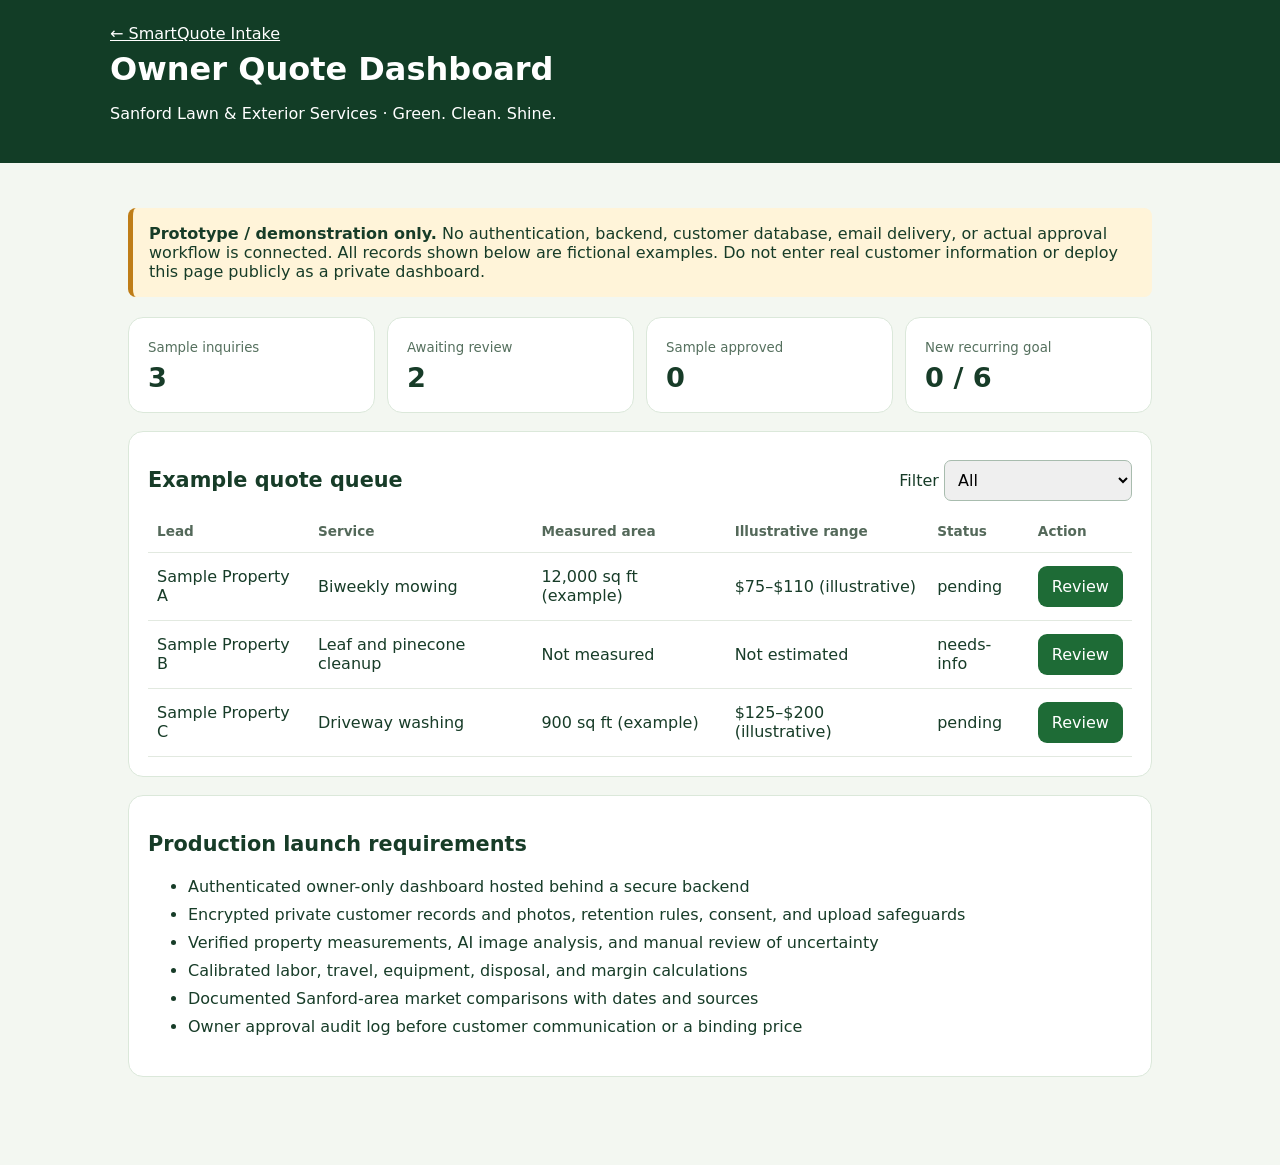
<file: smartquote-dashboard.html>
<!doctype html>
<html lang="en"><head><meta charset="utf-8"><meta name="viewport" content="width=device-width,initial-scale=1">
<title>SmartQuote Owner Dashboard — Prototype</title>
<style>
:root{font-family:Inter,system-ui,Arial,sans-serif;background:#f3f7f1;color:#173c28}*{box-sizing:border-box}body{margin:0}header{background:#123d26;color:#fff;padding:24px max(18px,calc((100vw - 1060px)/2))}header a{color:#fff}main{max-width:1060px;margin:auto;padding:25px 18px 70px}h1{margin:7px 0}h2{font-size:1.3rem}.notice{background:#fff4d9;border-left:5px solid #bf7d17;padding:16px;border-radius:8px;margin:20px 0}.stats{display:grid;grid-template-columns:repeat(4,1fr);gap:12px}.stat,.card{background:#fff;border:1px solid #dbe8da;border-radius:15px;padding:19px}.stat strong{font-size:1.7rem;display:block;margin-top:6px}.stat small{color:#55705e}.card{margin:18px 0}table{border-collapse:collapse;width:100%}td,th{padding:13px 9px;text-align:left;border-bottom:1px solid #e2e9e0}th{font-size:.85rem;color:#54695a}button{background:#1e6b36;border:0;color:white;padding:11px 14px;border-radius:9px;font:inherit;cursor:pointer}button.secondary{background:#e8f2e6;color:#19482a}button:focus-visible,select:focus-visible{outline:3px solid #e5a126;outline-offset:2px}.toolbar{display:flex;gap:12px;align-items:center;justify-content:space-between;flex-wrap:wrap}select{padding:9px;border:1px solid #a8bcae;border-radius:7px;font:inherit}.pill{font-size:.78rem;background:#e5f0e2;border-radius:20px;padding:5px 9px;display:inline-block}.muted{color:#55705e}.details{background:#f4f8f3;padding:16px;border-radius:10px;line-height:1.7}ul{line-height:1.75}.actions{display:flex;gap:10px;flex-wrap:wrap;margin-top:14px}.empty{padding:30px;text-align:center;color:#65766a}.hidden{display:none}@media(max-width:700px){.stats{grid-template-columns:repeat(2,1fr)}table,thead,tbody,tr,td{display:block}thead{display:none}tr{border-bottom:2px solid #dae8d9;padding:9px 0}td{border:0;padding:5px}td:before{content:attr(data-label) ": ";font-weight:700}.stat strong{font-size:1.4rem}}
</style></head><body>
<header><a href="smartquote.html">← SmartQuote Intake</a><h1>Owner Quote Dashboard</h1><p>Sanford Lawn & Exterior Services · Green. Clean. Shine.</p></header>
<main><div class="notice"><strong>Prototype / demonstration only.</strong> No authentication, backend, customer database, email delivery, or actual approval workflow is connected. All records shown below are fictional examples. Do not enter real customer information or deploy this page publicly as a private dashboard.</div>
<section class="stats" aria-label="Illustrative dashboard metrics"><div class="stat"><small>Sample inquiries</small><strong id="total">0</strong></div><div class="stat"><small>Awaiting review</small><strong id="pending">0</strong></div><div class="stat"><small>Sample approved</small><strong id="approved">0</strong></div><div class="stat"><small>New recurring goal</small><strong>0 / 6</strong></div></section>
<section class="card"><div class="toolbar"><h2>Example quote queue</h2><label>Filter <select id="filter"><option value="all">All</option><option value="pending">Pending</option><option value="approved">Approved (demo)</option><option value="needs-info">Needs information</option></select></label></div>
<table><thead><tr><th>Lead</th><th>Service</th><th>Measured area</th><th>Illustrative range</th><th>Status</th><th>Action</th></tr></thead><tbody id="queue"></tbody></table></section>
<section class="card hidden" id="detail"><h2 id="detail-title">Quote review</h2><div class="details" id="detail-text"></div><div class="actions"><button id="approve">Mark approved in demo</button><button class="secondary" id="request">Mark needs more information</button><button class="secondary" id="reset">Reset sample records</button></div><p class="muted">Changing status affects only this page's temporary example data. No message is sent and no binding quote is issued.</p></section>
<section class="card"><h2>Production launch requirements</h2><ul><li>Authenticated owner-only dashboard hosted behind a secure backend</li><li>Encrypted private customer records and photos, retention rules, consent, and upload safeguards</li><li>Verified property measurements, AI image analysis, and manual review of uncertainty</li><li>Calibrated labor, travel, equipment, disposal, and margin calculations</li><li>Documented Sanford-area market comparisons with dates and sources</li><li>Owner approval audit log before customer communication or a binding price</li></ul></section>
</main><script>
const examples=[
{id:"DEMO-001",customer:"Sample Property A",service:"Biweekly mowing",area:"12,000 sq ft (example)",range:"$75–$110 (illustrative)",status:"pending",notes:"Flat front lawn; narrow side access; gate width not verified. Photos are not attached.",risk:"Measure clear gate width and verify mowable area. Labor and market pricing are not calculated."},
{id:"DEMO-002",customer:"Sample Property B",service:"Leaf and pinecone cleanup",area:"Not measured",range:"Not estimated",status:"needs-info",notes:"Heavy leaf coverage described, but no depth or disposal information.",risk:"Require wide photographs, debris depth with ruler, area measurements and disposal plan."},
{id:"DEMO-003",customer:"Sample Property C",service:"Driveway washing",area:"900 sq ft (example)",range:"$125–$200 (illustrative)",status:"pending",notes:"Concrete driveway; stain severity and water access unknown.",risk:"Verify measurements, surface condition, drainage, access, and local market evidence."}
];let selected=null;const $=id=>document.getElementById(id);
function render(){const filtered=examples.filter(e=>$("filter").value==="all"||e.status===$("filter").value);$("total").textContent=examples.length;$("pending").textContent=examples.filter(e=>e.status==="pending").length;$("approved").textContent=examples.filter(e=>e.status==="approved").length;const tbody=$("queue");tbody.replaceChildren();for(const e of filtered){const tr=document.createElement("tr");for(const [label,value] of [["Lead",e.customer],["Service",e.service],["Measured area",e.area],["Illustrative range",e.range],["Status",e.status]]){const td=document.createElement("td");td.dataset.label=label;td.textContent=value;tr.append(td)}const td=document.createElement("td");td.dataset.label="Action";const b=document.createElement("button");b.textContent="Review";b.addEventListener("click",()=>openDetail(e.id));td.append(b);tr.append(td);tbody.append(tr)}if(!filtered.length){const tr=document.createElement("tr"),td=document.createElement("td");td.colSpan=6;td.className="empty";td.textContent="No sample records match this filter.";tr.append(td);tbody.append(tr)}}
function openDetail(id){selected=id;const e=examples.find(x=>x.id===id);$("detail").classList.remove("hidden");$("detail-title").textContent=e.id+" — "+e.customer;const box=$("detail-text");box.replaceChildren();for(const [label,value] of [["Service",e.service],["Area",e.area],["Example range",e.range],["Status",e.status],["Observations",e.notes],["Missing evidence",e.risk]]){const p=document.createElement("p");const strong=document.createElement("strong");strong.textContent=label+": ";p.append(strong,document.createTextNode(value));box.append(p)}$("detail").scrollIntoView({behavior:"smooth",block:"nearest"})}
function status(s){if(!selected)return;examples.find(x=>x.id===selected).status=s;render();openDetail(selected)}
$("filter").addEventListener("change",render);$("approve").addEventListener("click",()=>status("approved"));$("request").addEventListener("click",()=>status("needs-info"));$("reset").addEventListener("click",()=>{examples[0].status="pending";examples[1].status="needs-info";examples[2].status="pending";selected=null;$("detail").classList.add("hidden");$("filter").value="all";render()});render();
</script></body></html>
</file>
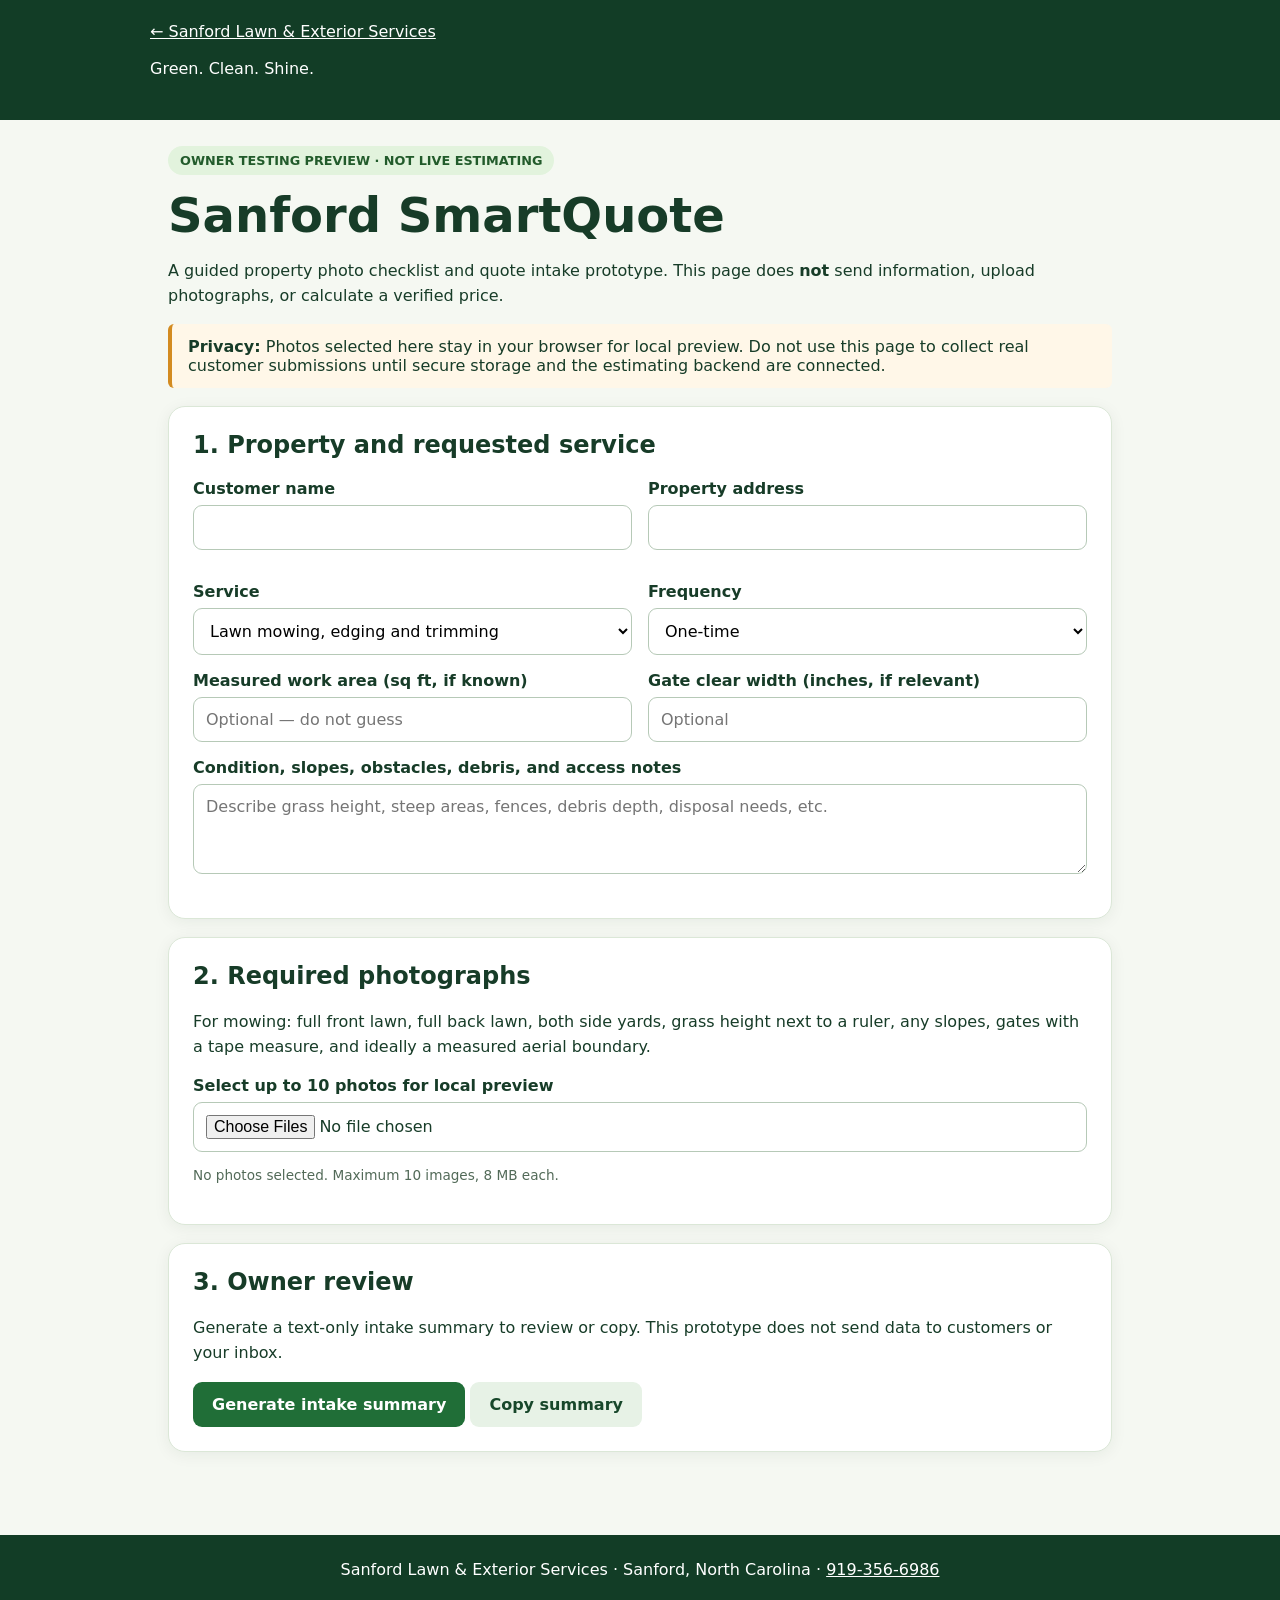
<file: smartquote.html>
<!doctype html>
<html lang="en"><head><meta charset="utf-8"><meta name="viewport" content="width=device-width,initial-scale=1">
<title>SmartQuote Preview | Sanford Lawn & Exterior Services</title>
<style>
:root{font-family:Inter,system-ui,Arial,sans-serif;color:#173c28;background:#f5f8f2}*{box-sizing:border-box}body{margin:0}header{background:#123d26;color:white;padding:22px max(18px,calc((100vw - 980px)/2))}header a{color:white}main{max-width:980px;margin:auto;padding:26px 18px 65px}h1{font-size:clamp(2rem,5vw,3rem);margin:12px 0}h2{margin-top:0}p{line-height:1.55}.pill{display:inline-block;background:#e2f3dd;color:#225b2b;border-radius:30px;padding:7px 12px;font-size:.8rem;font-weight:700}.card{background:white;border:1px solid #dbe7d7;border-radius:17px;padding:24px;margin:18px 0;box-shadow:0 3px 16px #102b1810}.grid{display:grid;grid-template-columns:repeat(2,minmax(0,1fr));gap:16px}label{display:block;font-weight:650;margin:0 0 7px}input,select,textarea{width:100%;padding:12px;border:1px solid #b6c9b7;border-radius:9px;font:inherit;background:white}textarea{min-height:90px}.field{margin-bottom:16px}.hint{font-size:.85rem;color:#526a58}.btn{background:#206e37;color:white;border:0;border-radius:9px;padding:13px 19px;font:inherit;font-weight:700;cursor:pointer}.btn.secondary{background:#e7f2e6;color:#17472a}.btn:focus-visible,input:focus-visible,select:focus-visible{outline:3px solid #f0a43b;outline-offset:2px}.notice{border-left:4px solid #d38b20;background:#fff7e8;padding:13px 16px;border-radius:6px}ul{line-height:1.9}.preview{display:flex;flex-wrap:wrap;gap:10px}.preview img{width:112px;height:95px;object-fit:cover;border-radius:8px}.hidden{display:none}footer{padding:25px;text-align:center;background:#123d26;color:white}@media(max-width:650px){.grid{grid-template-columns:1fr}.card{padding:17px}}
</style></head><body>
<header><a href="index.html" aria-label="Back to Sanford Lawn & Exterior Services">← Sanford Lawn & Exterior Services</a><p>Green. Clean. Shine.</p></header>
<main><span class="pill">OWNER TESTING PREVIEW · NOT LIVE ESTIMATING</span><h1>Sanford SmartQuote</h1>
<p>A guided property photo checklist and quote intake prototype. This page does <strong>not</strong> send information, upload photographs, or calculate a verified price.</p>
<div class="notice"><strong>Privacy:</strong> Photos selected here stay in your browser for local preview. Do not use this page to collect real customer submissions until secure storage and the estimating backend are connected.</div>
<section class="card"><h2>1. Property and requested service</h2>
<form id="intake">
<div class="grid"><div class="field"><label for="name">Customer name</label><input id="name" autocomplete="name" maxlength="100"></div>
<div class="field"><label for="address">Property address</label><input id="address" autocomplete="street-address" maxlength="200"></div>
<div class="field"><label for="service">Service</label><select id="service"><option value="mowing">Lawn mowing, edging and trimming</option><option value="leaves">Leaf and pinecone cleanup</option><option value="beds">Shrub and bed maintenance</option><option value="washing">Driveway or exterior washing</option><option value="other">Multiple services / other</option></select></div>
<div class="field"><label for="frequency">Frequency</label><select id="frequency"><option>One-time</option><option>Weekly</option><option>Biweekly</option><option>Monthly</option><option>Not sure</option></select></div></div>
<div class="grid"><div class="field"><label for="area">Measured work area (sq ft, if known)</label><input id="area" type="number" min="0" max="10000000" placeholder="Optional — do not guess"></div>
<div class="field"><label for="access">Gate clear width (inches, if relevant)</label><input id="access" type="number" min="0" max="1000" placeholder="Optional"></div></div>
<div class="field"><label for="details">Condition, slopes, obstacles, debris, and access notes</label><textarea id="details" maxlength="2500" placeholder="Describe grass height, steep areas, fences, debris depth, disposal needs, etc."></textarea></div>
</form></section>
<section class="card"><h2>2. Required photographs</h2><p id="guidance">For mowing: full front lawn, full back lawn, both side yards, grass height next to a ruler, any slopes, gates with a tape measure, and ideally a measured aerial boundary.</p>
<label for="photos">Select up to 10 photos for local preview</label><input id="photos" type="file" accept="image/jpeg,image/png,image/webp" multiple><p class="hint" id="photo-status">No photos selected. Maximum 10 images, 8 MB each.</p><div class="preview" id="previews" aria-live="polite"></div></section>
<section class="card"><h2>3. Owner review</h2><p>Generate a text-only intake summary to review or copy. This prototype does not send data to customers or your inbox.</p><button type="button" class="btn" id="generate">Generate intake summary</button> <button type="button" class="btn secondary" id="copy" disabled>Copy summary</button><div id="result" class="hidden"><h3>Draft intake summary — not a quote</h3><textarea id="summary" rows="12" readonly aria-label="Intake summary"></textarea><p class="hint">Photo contents are not analyzed. Exact area, labor time, current Sanford market comparisons, and a binding price require a connected and tested backend plus owner approval.</p></div></section>
</main><footer>Sanford Lawn & Exterior Services · Sanford, North Carolina · <a style="color:white" href="tel:9193566986">919-356-6986</a></footer>
<script>
const $=id=>document.getElementById(id);let urls=[];
const guides={mowing:"For mowing: full front lawn, full back lawn, both side yards, grass height next to a ruler, any slopes, gates with a tape measure, and ideally a measured aerial boundary.",leaves:"For leaf cleanup: whole-yard views, depth of leaves beside a ruler, pinecone density, beds, debris piles, and haul-off access.",beds:"For beds and shrubs: each full bed, close-ups, shrub heights and widths, bed measurements, and access.",washing:"For washing: full surface views, length and width, stains, surface damage, water access, nearby plants, and drainage.",other:"Photograph every work zone, wide and close-up views, measured dimensions, slopes, access, and disposal areas."};
$("service").addEventListener("change",()=>{$("guidance").textContent=guides[$("service").value]});
$("photos").addEventListener("change",()=>{urls.forEach(URL.revokeObjectURL);urls=[];$("previews").replaceChildren();const files=[...$("photos").files];const valid=files.length<=10&&files.every(f=>["image/jpeg","image/png","image/webp"].includes(f.type)&&f.size<=8*1024*1024);if(!valid){$("photo-status").textContent="Please select up to 10 JPEG, PNG or WebP images, each under 8 MB.";$("photos").value="";return;}files.forEach(f=>{const u=URL.createObjectURL(f);urls.push(u);const img=document.createElement("img");img.src=u;img.alt="Selected photo preview: "+f.name;$("previews").append(img)});$("photo-status").textContent=files.length+" photo(s) selected for local preview only."});
$("generate").addEventListener("click",()=>{const get=id=>$(id).value.trim();const files=[...$("photos").files].map(f=>f.name);const s=["SANFORD SMARTQUOTE — INTERNAL INTAKE DRAFT","Not an estimate. No photos uploaded or analyzed.","Customer: "+(get("name")||"Not provided"),"Address: "+(get("address")||"Not provided"),"Service: "+$("service").selectedOptions[0].text,"Frequency: "+get("frequency"),"Measured area: "+(get("area")?get("area")+" sq ft":"Not supplied"),"Gate width: "+(get("access")?get("access")+" inches":"Not supplied"),"Notes: "+(get("details")||"Not supplied"),"Selected photo filenames (local only): "+(files.join(", ")||"None"),"Photo checklist: "+guides[get("service")],"Next: verify dimensions and conditions, calculate costs, check current local market evidence, prepare range, obtain owner approval."]; $("summary").value=s.join("\n");$("result").classList.remove("hidden");$("copy").disabled=false;});
$("copy").addEventListener("click",async()=>{try{await navigator.clipboard.writeText($("summary").value);$("copy").textContent="Copied";}catch(e){$("summary").focus();$("summary").select();$("copy").textContent="Select and copy summary";}});
</script></body></html>
</file>
<file: styles.css>
:root {
  --green: #2f7d1f;
  --green-bright: #5aa52a;
  --green-soft: #edf7e8;
  --blue: #0d63b5;
  --blue-soft: #ebf4ff;
  --purple: #482b8d;
  --dark: #102015;
  --text: #233033;
  --muted: #627377;
  --border: #d9e3e2;
  --white: #ffffff;
  --shadow: 0 18px 50px rgba(16, 32, 21, 0.10);
  --radius: 24px;
}

* { box-sizing: border-box; }
html { scroll-behavior: smooth; }
body {
  margin: 0;
  font-family: 'Inter', sans-serif;
  color: var(--text);
  background: linear-gradient(180deg, #fbfdfb 0%, #f2f8f1 100%);
}
img { max-width: 100%; display: block; }
a { color: inherit; text-decoration: none; }
.container { width: min(1180px, calc(100% - 32px)); margin: 0 auto; }

.topbar {
  background: linear-gradient(90deg, var(--green) 0%, var(--blue) 100%);
  color: white;
  font-size: 0.95rem;
}
.topbar-inner {
  display: flex;
  justify-content: space-between;
  gap: 16px;
  align-items: center;
  padding: 10px 0;
}
.topbar a { font-weight: 800; }

.site-header {
  position: sticky;
  top: 0;
  z-index: 50;
  background: rgba(255, 255, 255, 0.94);
  backdrop-filter: blur(14px);
  border-bottom: 1px solid rgba(217, 227, 226, 0.85);
}
.header-inner {
  display: flex;
  align-items: center;
  justify-content: space-between;
  padding: 12px 0;
  gap: 18px;
}
.brand img { width: 290px; max-width: 100%; }
.site-nav {
  display: flex;
  align-items: center;
  gap: 18px;
  font-weight: 700;
  font-size: 0.96rem;
}
.site-nav a:hover { color: var(--green); }
.menu-toggle {
  display: none;
  border: 0;
  background: var(--green-soft);
  color: var(--green);
  padding: 10px 14px;
  border-radius: 12px;
  font-size: 1.2rem;
  cursor: pointer;
}

.btn {
  display: inline-flex;
  align-items: center;
  justify-content: center;
  border-radius: 999px;
  padding: 14px 24px;
  font-weight: 900;
  transition: transform 0.2s ease, box-shadow 0.2s ease;
  text-align: center;
  min-height: 48px;
}
.btn:hover { transform: translateY(-2px); }
.btn-primary {
  background: linear-gradient(90deg, var(--green) 0%, var(--green-bright) 100%);
  color: white;
  box-shadow: 0 12px 25px rgba(47, 125, 31, 0.23);
}
.btn-secondary {
  background: white;
  color: var(--blue);
  border: 2px solid var(--blue-soft);
}

.hero { padding: 56px 0 36px; }
.hero-grid {
  display: grid;
  grid-template-columns: 1.15fr 0.85fr;
  gap: 34px;
  align-items: center;
}
.eyebrow {
  display: inline-block;
  font-size: 0.95rem;
  font-weight: 900;
  letter-spacing: 0.08em;
  text-transform: uppercase;
  color: var(--green);
}
.hero h1 {
  font-size: clamp(2.4rem, 4vw, 4.4rem);
  line-height: 1.05;
  margin: 14px 0 16px;
  color: var(--dark);
}
.hero p {
  font-size: 1.08rem;
  line-height: 1.75;
  color: var(--muted);
  max-width: 62ch;
}
.hero-actions {
  display: flex;
  flex-wrap: wrap;
  gap: 14px;
  margin-top: 28px;
}
.trust-list {
  display: flex;
  flex-wrap: wrap;
  gap: 12px;
  padding: 0;
  margin: 24px 0 0;
  list-style: none;
}
.trust-list li {
  background: white;
  border: 1px solid var(--border);
  box-shadow: var(--shadow);
  border-radius: 999px;
  padding: 10px 14px;
  font-weight: 800;
  color: var(--green);
}
.hero-card {
  background: white;
  border: 1px solid var(--border);
  border-radius: 32px;
  padding: 18px;
  box-shadow: var(--shadow);
}
.hero-photo {
  width: 100%;
  border-radius: 22px;
  aspect-ratio: 16/10;
  object-fit: cover;
}
.hero-badge {
  margin-top: 16px;
  background: linear-gradient(180deg, #f6fbff 0%, #eef7eb 100%);
  border-radius: 22px;
  padding: 18px;
}
.hero-badge img { width: min(320px, 100%); margin: 0 auto; }

.quick-info { padding: 10px 0 14px; }
.quick-grid {
  display: grid;
  grid-template-columns: repeat(auto-fit, minmax(220px, 1fr));
  gap: 16px;
}
.quick-grid article {
  background: white;
  padding: 22px;
  border: 1px solid var(--border);
  border-radius: 20px;
  box-shadow: var(--shadow);
}
.quick-grid h3 { margin: 0 0 8px; color: var(--dark); }
.quick-grid p { margin: 0; color: var(--muted); line-height: 1.65; }
.quick-grid a { color: var(--blue); font-weight: 800; }

.section { padding: 76px 0; }
.light-section {
  background: linear-gradient(180deg, #ffffff 0%, #f6fbff 100%);
  border-top: 1px solid rgba(217,227,226,0.9);
  border-bottom: 1px solid rgba(217,227,226,0.9);
}
.section-heading {
  text-align: center;
  max-width: 820px;
  margin: 0 auto 34px;
}
.section-heading.align-left {
  text-align: left;
  margin-left: 0;
}
.section-heading h2,
.about-copy h2,
.area-grid h2,
.quote-grid h2 {
  font-size: clamp(2rem, 3.2vw, 3rem);
  margin: 12px 0;
  color: var(--dark);
  line-height: 1.08;
}
.section-heading p,
.about-copy p,
.area-grid p,
.quote-grid p {
  color: var(--muted);
  line-height: 1.75;
  margin: 0;
}

.service-grid {
  display: grid;
  grid-template-columns: repeat(4, 1fr);
  gap: 22px;
}
.service-card {
  overflow: hidden;
  background: white;
  border-radius: 24px;
  border: 1px solid var(--border);
  box-shadow: var(--shadow);
}
.service-card img {
  width: 100%;
  height: 230px;
  object-fit: cover;
  display: block;
  background: #f4f8f3;
}
.logo-card img { object-fit: contain; padding: 18px; }
.service-body { padding: 22px; }
.service-body h3 {
  margin: 0 0 10px;
  font-size: 1.25rem;
  color: var(--dark);
}
.service-body p {
  margin: 0;
  color: var(--muted);
  line-height: 1.7;
}

.pricing-grid {
  display: grid;
  grid-template-columns: 1.15fr 0.85fr;
  gap: 22px;
  align-items: start;
}
.pricing-card {
  background: white;
  border: 1px solid var(--border);
  border-radius: 24px;
  box-shadow: var(--shadow);
  padding: 24px;
}
.pricing-card h3 { margin: 0 0 18px; color: var(--dark); }
.table-wrap { overflow-x: auto; -webkit-overflow-scrolling: touch; }
table { width: 100%; border-collapse: collapse; min-width: 500px; }
th, td {
  padding: 14px 12px;
  border-bottom: 1px solid var(--border);
  text-align: left;
}
th {
  background: #f6faf5;
  color: var(--green);
  font-size: 0.96rem;
}
td { font-weight: 700; }
td:first-child { color: var(--text); font-weight: 800; }

.bundle-grid {
  display: grid;
  grid-template-columns: repeat(2, 1fr);
  gap: 22px;
  margin-top: 22px;
}
.bundle-card {
  border-radius: 24px;
  padding: 28px;
  color: white;
  position: relative;
  overflow: hidden;
  box-shadow: var(--shadow);
}
.bundle-green { background: linear-gradient(135deg, #2a8b18 0%, #79b92e 100%); }
.bundle-purple { background: linear-gradient(135deg, #4e2d92 0%, #6d3ece 100%); }
.bundle-label {
  display: inline-block;
  background: rgba(255,255,255,0.16);
  border: 1px solid rgba(255,255,255,0.18);
  padding: 8px 12px;
  border-radius: 999px;
  font-size: 0.82rem;
  font-weight: 900;
  text-transform: uppercase;
}
.bundle-card h3 { font-size: 1.7rem; margin: 16px 0 8px; }
.bundle-card p { margin: 0; max-width: 28ch; opacity: 0.96; }
.price-tag {
  margin-top: 20px;
  display: inline-flex;
  background: white;
  color: var(--dark);
  font-weight: 900;
  font-size: 2rem;
  padding: 10px 18px;
  border-radius: 18px;
}
.yard-guide {
  margin-top: 26px;
  background: white;
  border: 1px solid var(--border);
  border-radius: 24px;
  padding: 24px;
  box-shadow: var(--shadow);
}
.yard-guide h3 { margin-top: 0; color: var(--dark); }
.yard-grid {
  display: grid;
  grid-template-columns: repeat(3, 1fr);
  gap: 18px;
}
.yard-grid article {
  background: #f8fbf8;
  border: 1px solid var(--border);
  border-radius: 20px;
  padding: 18px;
}
.yard-grid h4 { margin: 0 0 8px; color: var(--green); }
.yard-grid p { margin: 0; color: var(--muted); line-height: 1.6; }

.about-vincent {
  background: linear-gradient(180deg, #f9fcf8 0%, #ffffff 100%);
}
.about-grid {
  display: grid;
  grid-template-columns: 0.85fr 1.15fr;
  gap: 34px;
  align-items: center;
}
.about-card {
  background: white;
  border: 1px solid var(--border);
  border-radius: 28px;
  box-shadow: var(--shadow);
  padding: 28px;
  text-align: center;
}
.portrait-placeholder {
  width: 170px;
  height: 170px;
  margin: 0 auto 20px;
  border-radius: 50%;
  background:
    radial-gradient(circle at 30% 20%, #fff, transparent 25%),
    linear-gradient(135deg, var(--green) 0%, var(--blue) 100%);
  display: grid;
  place-items: center;
  color: white;
  font-size: 3rem;
  font-weight: 900;
  border: 8px solid var(--green-soft);
}
.about-card h3 { margin: 0 0 6px; font-size: 1.6rem; color: var(--dark); }
.about-card p { color: var(--muted); margin-bottom: 22px; }
.about-points {
  display: grid;
  grid-template-columns: repeat(2, 1fr);
  gap: 14px;
  margin-top: 24px;
}
.about-points div {
  background: #f7fbf6;
  border: 1px solid var(--border);
  border-radius: 18px;
  padding: 16px;
}
.about-points strong {
  display: block;
  color: var(--green);
  margin-bottom: 6px;
}
.about-points span { color: var(--muted); line-height: 1.55; }

.gallery-section {
  background: white;
  border-top: 1px solid var(--border);
}
.before-after-grid {
  display: grid;
  grid-template-columns: repeat(3, 1fr);
  gap: 22px;
  margin-bottom: 34px;
}
.before-after-grid {
  display: grid;
  grid-template-columns: repeat(auto-fit, minmax(240px, 1fr));
  gap: 24px;
  margin-top: 32px;
}

.before-card {
  background: #ffffff;
  border-radius: 18px;
  overflow: hidden;
  box-shadow: 0 10px 28px rgba(15, 64, 46, 0.10);
  border: 1px solid rgba(21, 128, 61, 0.10);
}

.before-card img {
  width: 100%;
  height: 230px;
  object-fit: cover;
  display: block;
}

.before-card div {
  padding: 22px;
}

.before-card h3 {
  margin: 0 0 10px;
  color: #0f2f28;
}

.before-card p {
  margin: 0;
  line-height: 1.6;
  color: #4b5f64;
}

.gallery-grid {
  display: grid;
  grid-template-columns: 1.2fr 1fr 1fr;
  gap: 22px;
  align-items: start;
}
.gallery-item {
  background: white;
  border: 1px solid var(--border);
  box-shadow: var(--shadow);
  border-radius: 24px;
  overflow: hidden;
  margin: 0;
}
.gallery-item img { width: 100%; display: block; }
.gallery-item figcaption {
  padding: 16px 18px 20px;
  color: var(--muted);
  font-weight: 700;
}
.featured-card { grid-row: span 2; }

.service-area {
  background: linear-gradient(135deg, #ecf8e8 0%, #eff7ff 100%);
}
.area-grid {
  display: grid;
  grid-template-columns: 1.1fr 0.9fr;
  gap: 32px;
  align-items: center;
}
.area-note {
  margin-top: 18px !important;
  font-weight: 700;
  color: var(--dark) !important;
}
.area-card {
  background: white;
  border: 1px solid var(--border);
  border-radius: 28px;
  box-shadow: var(--shadow);
  padding: 28px;
}
.area-card h3 {
  margin-top: 0;
  color: var(--dark);
}
.area-card ul {
  padding-left: 20px;
  margin-bottom: 24px;
  color: var(--muted);
  line-height: 1.9;
  font-weight: 700;
}

.quote-section {
  background: linear-gradient(180deg, #ffffff 0%, #eef7eb 100%);
}
.quote-grid {
  display: grid;
  grid-template-columns: 0.9fr 1.1fr;
  gap: 32px;
  align-items: start;
}
.contact-list {
  display: grid;
  gap: 14px;
  margin: 24px 0;
}
.contact-list a,
.contact-list span {
  background: white;
  border: 1px solid var(--border);
  box-shadow: var(--shadow);
  border-radius: 18px;
  padding: 15px 16px;
  color: var(--text);
}
.contact-list strong { color: var(--green); }
.quote-form {
  background: white;
  border: 1px solid var(--border);
  border-radius: 28px;
  box-shadow: var(--shadow);
  padding: 28px;
  display: grid;
  gap: 15px;
}
.quote-form label {
  display: grid;
  gap: 8px;
  color: var(--dark);
  font-weight: 800;
}
.quote-form input,
.quote-form select,
.quote-form textarea {
  width: 100%;
  border: 1px solid var(--border);
  border-radius: 16px;
  padding: 15px 16px;
  font: inherit;
  background: #fbfdfb;
  color: var(--text);
}
.quote-form textarea {
  min-height: 140px;
  resize: vertical;
}
.quote-form button {
  border: 0;
  cursor: pointer;
  width: 100%;
}
.form-note {
  margin: 0;
  color: var(--muted);
  font-size: 0.92rem;
  line-height: 1.5;
}

.site-footer {
  background: #0f1714;
  color: rgba(255,255,255,0.88);
  padding: 36px 0;
}
.footer-inner { text-align: center; }
.footer-inner img { width: min(280px, 100%); margin: 0 auto 16px; }
.footer-inner p { margin: 6px 0; }
.footer-inner a { color: #a7dcff; }

@media (max-width: 1100px) {
  .hero-grid,
  .pricing-grid,
  .contact-grid,
  .gallery-grid,
  .service-grid,
  .quick-grid,
  .about-grid,
  .area-grid,
  .quote-grid {
    grid-template-columns: repeat(2, 1fr);
  }
  .featured-card { grid-row: auto; }
}

@media (max-width: 900px) {
  .site-nav {
    gap: 12px;
    font-size: 0.88rem;
  }
  .brand img { width: 235px; }
  .nav-cta { padding: 12px 16px; }
}

@media (max-width: 820px) {
  .topbar-inner {
    flex-direction: column;
    text-align: center;
    gap: 4px;
  }
  .header-inner {
    padding: 10px 0;
  }
  .menu-toggle { display: inline-flex; }
  .site-nav {
    position: absolute;
    left: 16px;
    right: 16px;
    top: calc(100% + 10px);
    flex-direction: column;
    align-items: stretch;
    gap: 10px;
    padding: 18px;
    background: white;
    border: 1px solid var(--border);
    border-radius: 20px;
    box-shadow: var(--shadow);
    display: none;
  }
  .site-nav.open { display: flex; }
  .site-nav a {
    padding: 12px 10px;
    border-radius: 12px;
    background: #f8fbf8;
  }
  .nav-cta { width: 100%; }
  .hero-grid,
  .pricing-grid,
  .contact-grid,
  .gallery-grid,
  .service-grid,
  .quick-grid,
  .bundle-grid,
  .yard-grid,
  .about-grid,
  .before-after-grid,
  .area-grid,
  .quote-grid {
    grid-template-columns: 1fr;
  }
  .hero {
    padding-top: 36px;
  }
  .hero-card {
    padding: 12px;
    border-radius: 24px;
  }
  .brand img { width: 215px; }
  .section { padding: 58px 0; }
  .section-heading {
    margin-bottom: 26px;
  }
  .hero h1 {
    font-size: clamp(2.1rem, 9vw, 3.1rem);
  }
  .hero p {
    font-size: 1rem;
  }
  .btn {
    width: 100%;
    padding: 15px 18px;
  }
  .hero-actions {
    gap: 10px;
  }
  .trust-list li {
    width: 100%;
    text-align: center;
  }
  .quick-grid article,
  .service-body,
  .pricing-card,
  .yard-guide,
  .about-card,
  .area-card,
  .quote-form {
    padding: 20px;
  }
  .about-points {
    grid-template-columns: 1fr;
  }
  .service-card img,
  .before-card img {
    height: auto;
    max-height: 280px;
  }
  table {
    min-width: 620px;
  }
  .table-wrap {
    border-radius: 16px;
    border: 1px solid var(--border);
  }
}

@media (max-width: 440px) {
  .container {
    width: min(100% - 22px, 1180px);
  }
  .brand img {
    width: 190px;
  }
  .topbar {
    font-size: 0.86rem;
  }
  .section-heading h2,
  .about-copy h2,
  .area-grid h2,
  .quote-grid h2 {
    font-size: 1.85rem;
  }
  .bundle-card,
  .quote-form,
  .area-card {
    border-radius: 20px;
  }
}
.social-note {
  color: var(--muted);
  font-weight: 700;
}
.contact-card,
.service-card,
.info-card,
.card {
  overflow-wrap: anywhere;
  word-break: break-word;
}

a {
  overflow-wrap: anywhere;
  word-break: break-word;
}

/* Keep flyer-style before/after graphics from being badly cropped */
.before-card.image-contain img {
  object-fit: contain;
  background: #ffffff;
  padding: 0.5rem;
}
/* Main pricing image section */
.pricing-section {
  padding: 5rem 1.5rem;
  background: #f8fcf9;
}

.pricing-section .section-heading {
  max-width: 900px;
  margin: 0 auto 2rem;
  text-align: center;
}

.pricing-section .section-kicker {
  margin: 0 0 0.5rem;
  color: #228b22;
  font-weight: 800;
  text-transform: uppercase;
  letter-spacing: 0.08em;
}

.pricing-section h2 {
  margin: 0 0 1rem;
  color: #102a1c;
  font-size: clamp(2rem, 5vw, 4rem);
  line-height: 1.05;
}

.pricing-section p {
  color: #52656d;
  font-size: 1.05rem;
  line-height: 1.6;
}

.pricing-image-wrapper {
  max-width: 1100px;
  margin: 0 auto;
  background: #ffffff;
  border-radius: 24px;
  overflow: hidden;
  border: 1px solid rgba(30, 120, 80, 0.15);
  box-shadow: 0 16px 40px rgba(0, 0, 0, 0.1);
}

.pricing-main-image {
  width: 100%;
  height: auto;
  display: block;
}


/* SmartQuote intake, matching the existing Sanford palette */
.sq-grid {display:grid;grid-template-columns:repeat(2,minmax(0,1fr));gap:14px}
.sq-intro {border:1px solid var(--border);border-radius:18px;padding:19px;background:linear-gradient(130deg,var(--green-soft),var(--blue-soft))}
.sq-intro h3,.sq-photo-guide h3 {margin:0 0 8px;color:var(--dark);font-size:1.25rem}
.sq-intro p,.sq-photo-guide p {font-size:.94rem;line-height:1.6;margin:6px 0}
.sq-reference {font-size:.85rem!important}
.sq-reference strong {color:var(--blue)}
.sq-details {border:1px solid var(--border);border-radius:16px;background:#f8fbf8;overflow:hidden}
.sq-details summary {cursor:pointer;padding:18px;font-weight:800;color:var(--dark)}
.sq-details summary:hover {color:var(--green)}
.sq-detail-body {padding:0 17px 17px;display:grid;gap:14px}
.sq-photo-guide {padding:18px;border:1px solid #bad5b0;border-radius:16px;background:var(--green-soft)}
.sq-photo-guide a {color:var(--blue);font-weight:800;text-decoration:underline;overflow-wrap:anywhere}
@media(max-width:640px){.sq-grid{grid-template-columns:1fr}}
</file>
